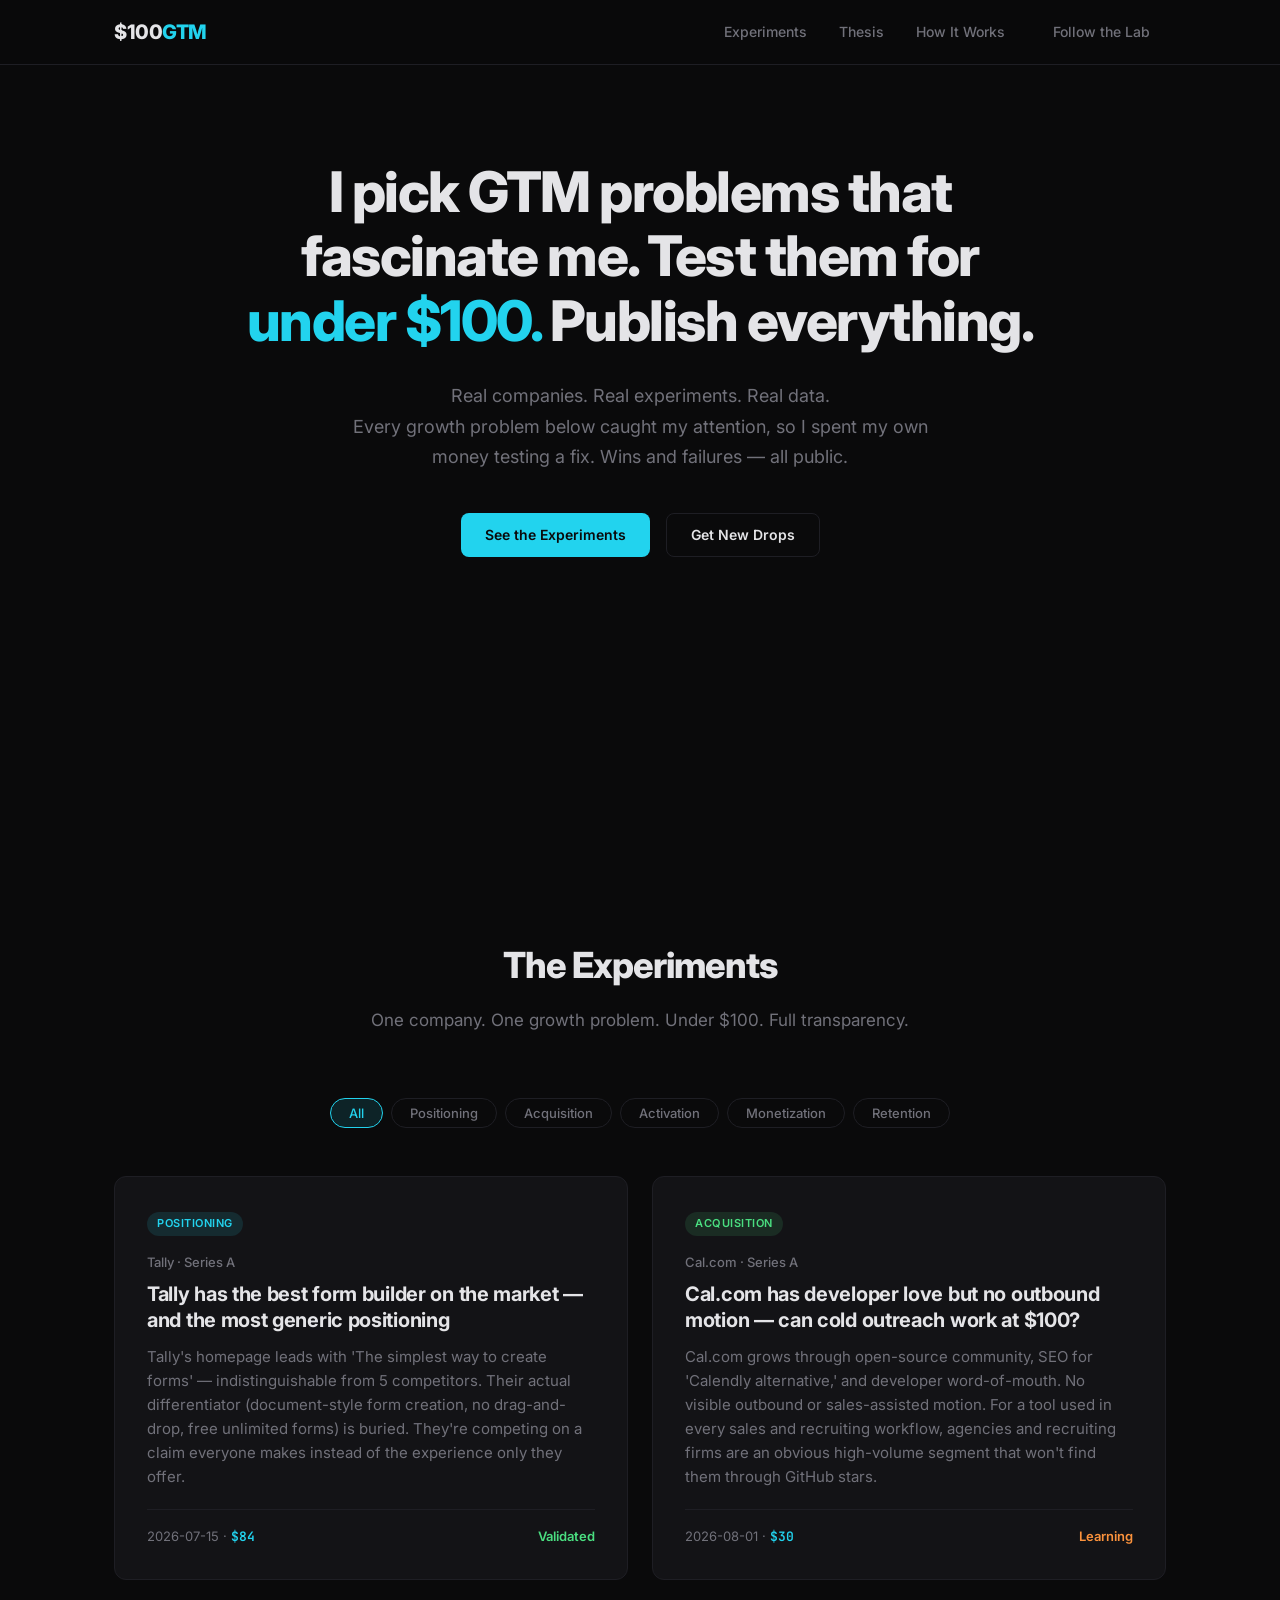
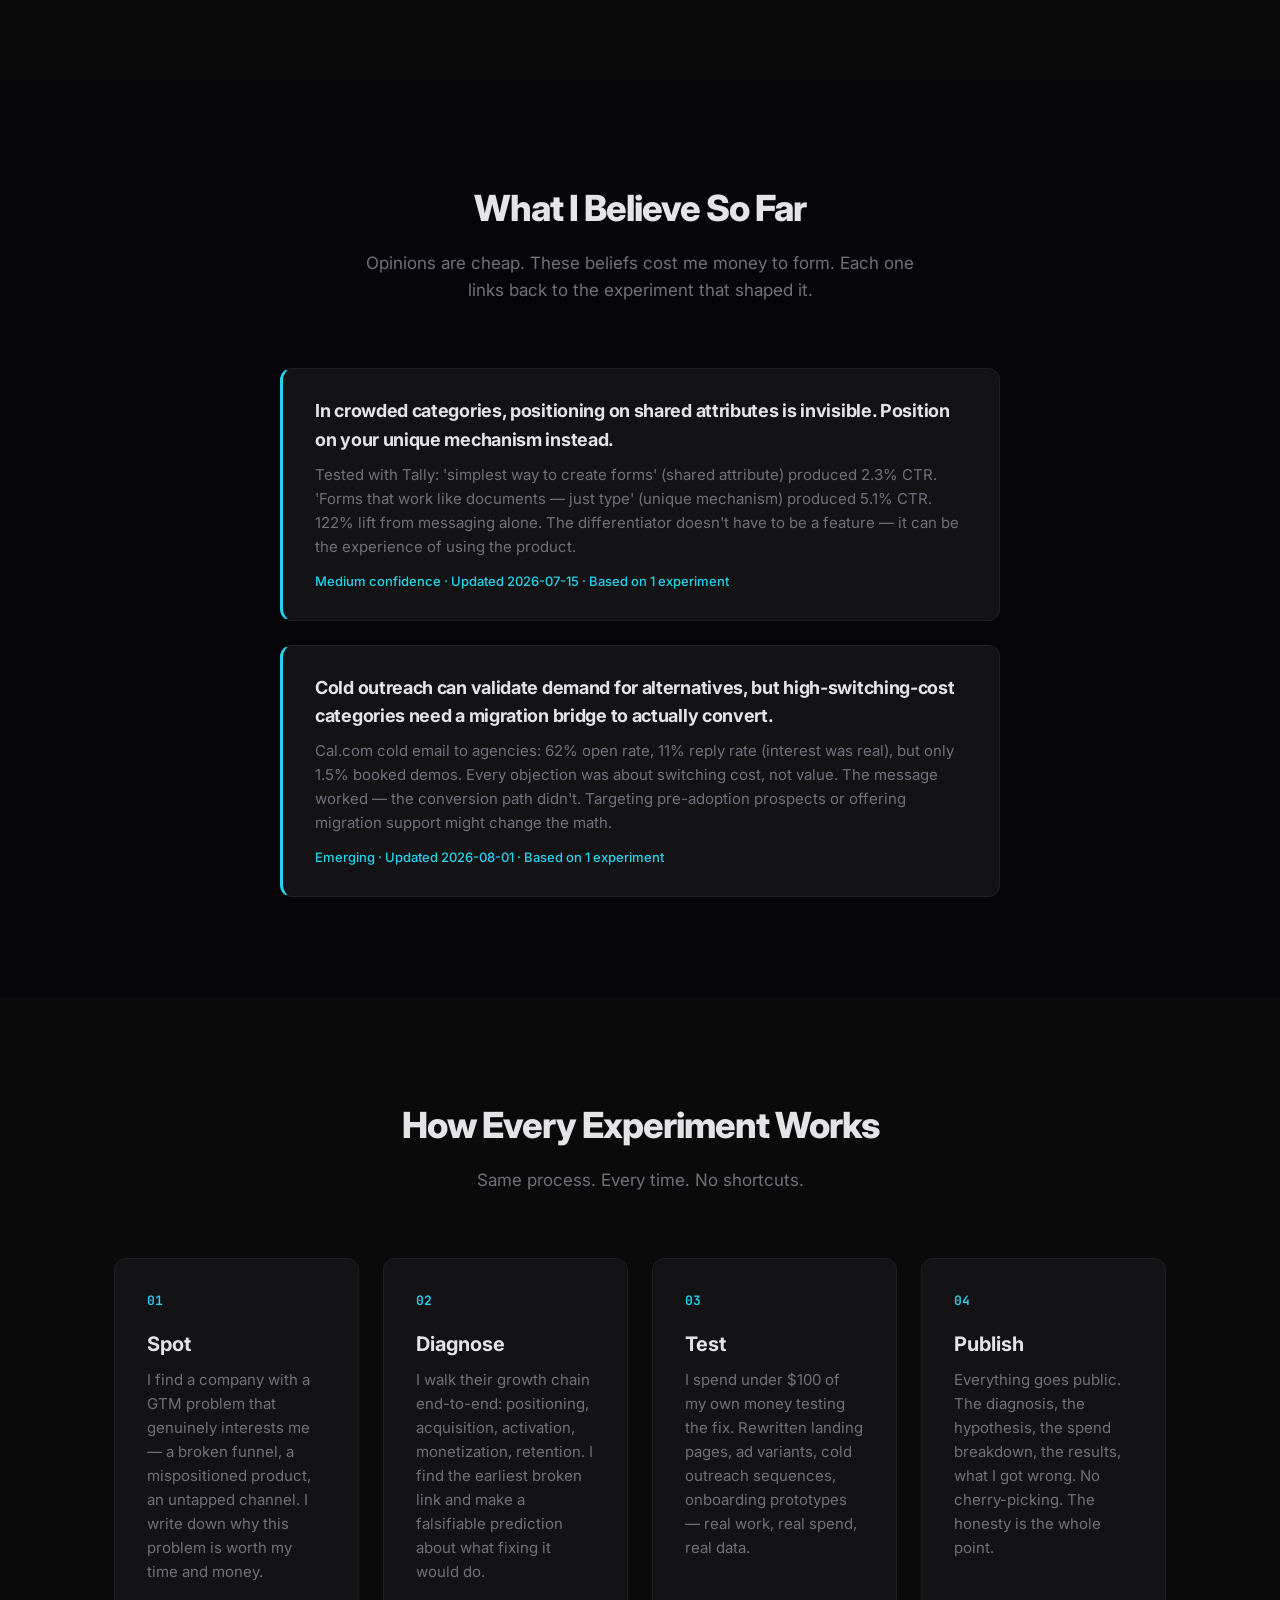
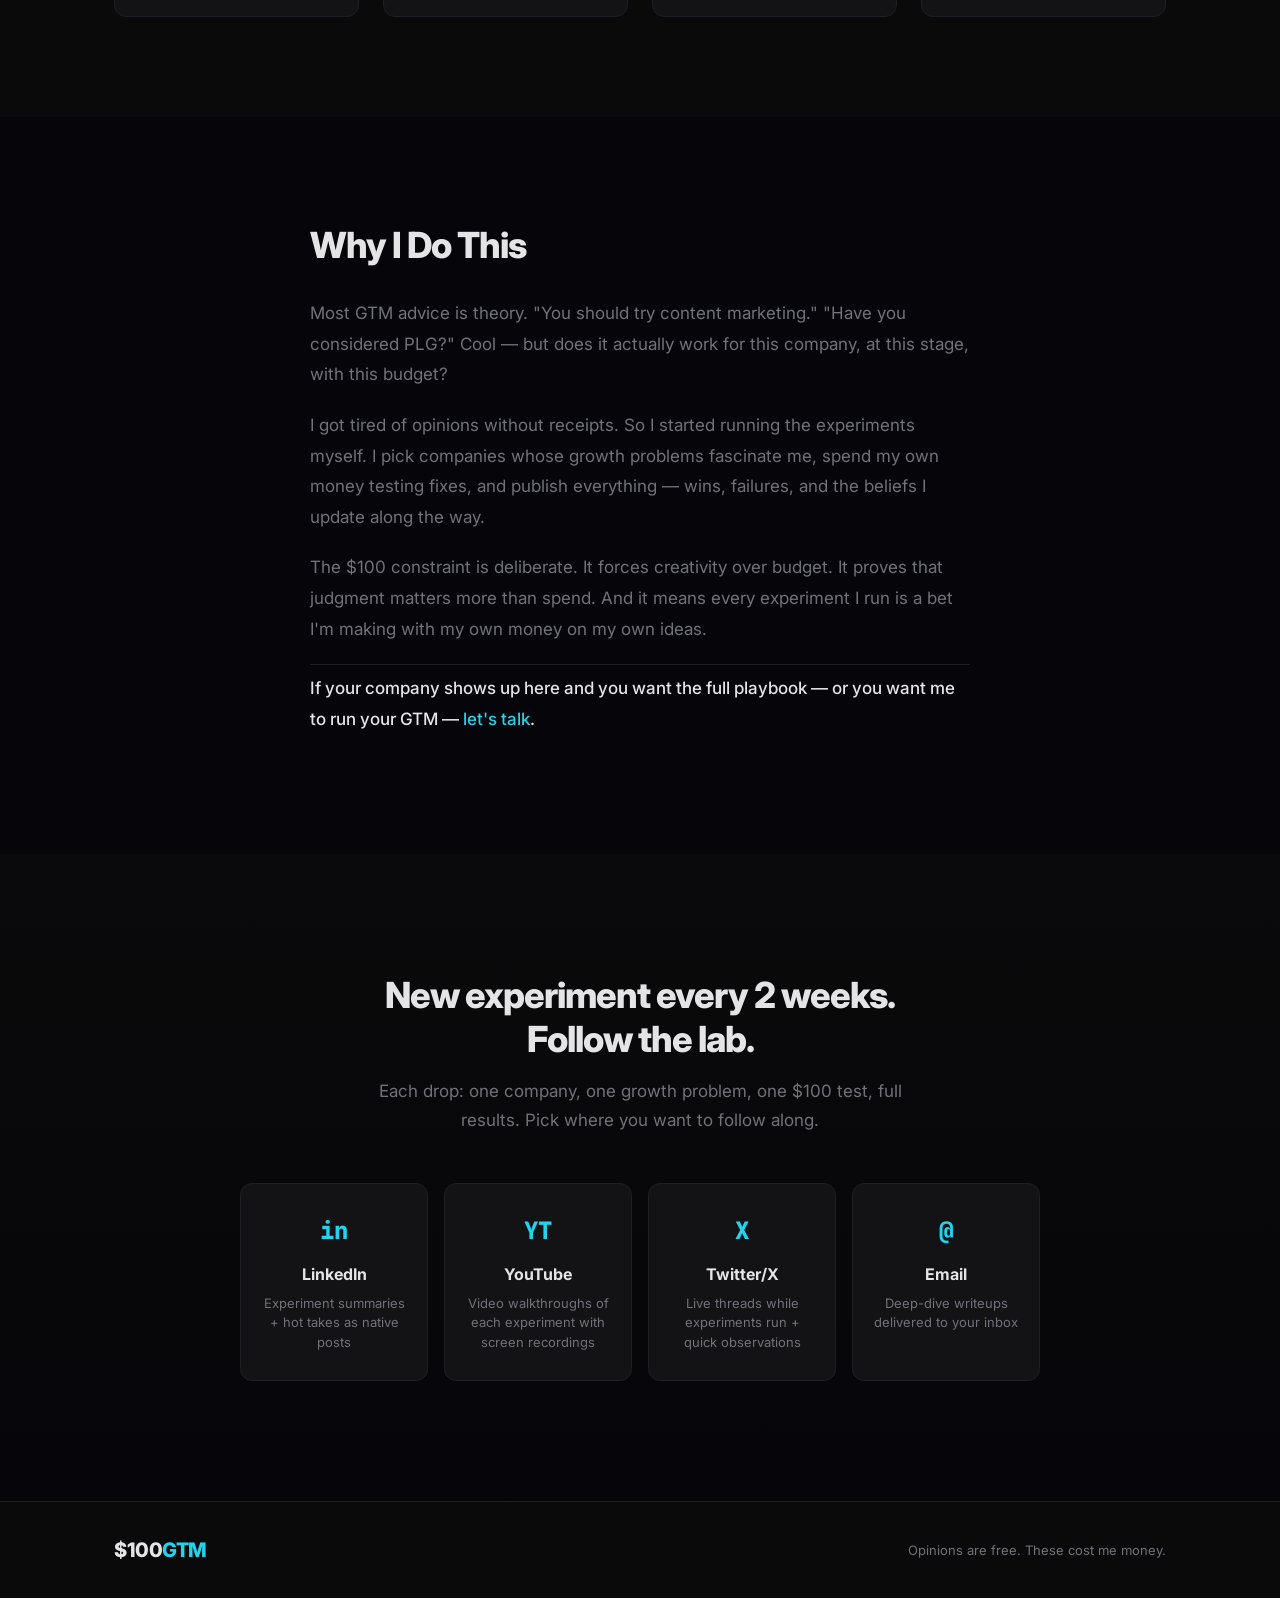
<file: index.html>
<!DOCTYPE html>
<html lang="en">
<head>
    <meta charset="UTF-8">
    <meta name="viewport" content="width=device-width, initial-scale=1.0">
    <title>$100 GTM Experiments | Aswath Jayavel</title>
    <link href="https://fonts.googleapis.com/css2?family=Inter:wght@400;500;600;700;800&family=JetBrains+Mono:wght@400;500&display=swap" rel="stylesheet">
    <link rel="stylesheet" href="styles.css">
</head>
<body>

    <!-- Nav -->
    <nav class="nav">
        <div class="container nav-inner">
            <a href="/" class="logo">$100<span class="logo-accent">GTM</span></a>
            <div class="nav-links">
                <a href="#experiments">Experiments</a>
                <a href="#thesis">Thesis</a>
                <a href="#how">How It Works</a>
                <a href="#subscribe" class="btn btn-sm">Follow the Lab</a>
            </div>
            <button class="mobile-toggle" aria-label="Menu">
                <span></span><span></span><span></span>
            </button>
        </div>
    </nav>

    <!-- Hero -->
    <header class="hero">
        <div class="container">
            <h1>I pick GTM problems that<br>fascinate me. Test them for<br><span class="text-accent">under $100.</span> Publish everything.</h1>
            <p class="hero-sub">
                Real companies. Real experiments. Real data.<br>
                Every growth problem below caught my attention, so I spent
                my own money testing a fix. Wins and failures — all public.
            </p>
            <div class="hero-cta">
                <a href="#experiments" class="btn btn-primary">See the Experiments</a>
                <a href="#subscribe" class="btn btn-outline">Get New Drops</a>
            </div>
        </div>
    </header>

    <!-- Current Experiment (shows when there's a live one) -->
    <section id="current" class="section section-current">
        <div class="container">
            <div class="current-banner" id="current-experiment">
                <!-- Rendered from data.js if a campaign has outcome: "live" -->
            </div>
        </div>
    </section>

    <!-- Experiments -->
    <section id="experiments" class="section">
        <div class="container">
            <div class="section-header">
                <h2>The Experiments</h2>
                <p>One company. One growth problem. Under $100. Full transparency.</p>
            </div>

            <div class="filter-bar">
                <button class="filter-btn active" data-filter="all">All</button>
                <button class="filter-btn" data-filter="positioning">Positioning</button>
                <button class="filter-btn" data-filter="acquisition">Acquisition</button>
                <button class="filter-btn" data-filter="activation">Activation</button>
                <button class="filter-btn" data-filter="monetization">Monetization</button>
                <button class="filter-btn" data-filter="retention">Retention</button>
            </div>

            <div class="campaigns-grid" id="campaigns-grid">
                <!-- Campaigns loaded from data.js -->
            </div>

            <div class="empty-state" id="empty-campaigns">
                <p>First experiment dropping soon.</p>
                <p class="empty-sub">Follow along — <a href="#subscribe">get notified when it goes live</a>.</p>
            </div>
        </div>
    </section>

    <!-- Thesis -->
    <section id="thesis" class="section section-dark">
        <div class="container">
            <div class="section-header">
                <h2>What I Believe So Far</h2>
                <p>Opinions are cheap. These beliefs cost me money to form. Each one links back to the experiment that shaped it.</p>
            </div>

            <div class="thesis-list" id="thesis-list">
                <!-- Thesis entries loaded from data.js -->
            </div>

            <div class="empty-state" id="empty-thesis">
                <p>Beliefs form after experiments run. Check back soon.</p>
            </div>
        </div>
    </section>

    <!-- How It Works -->
    <section id="how" class="section">
        <div class="container">
            <div class="section-header">
                <h2>How Every Experiment Works</h2>
                <p>Same process. Every time. No shortcuts.</p>
            </div>

            <div class="process-grid">
                <div class="process-step">
                    <div class="step-num">01</div>
                    <h3>Spot</h3>
                    <p>I find a company with a GTM problem that genuinely interests me — a broken funnel, a mispositioned product, an untapped channel. I write down why this problem is worth my time and money.</p>
                </div>
                <div class="process-step">
                    <div class="step-num">02</div>
                    <h3>Diagnose</h3>
                    <p>I walk their growth chain end-to-end: positioning, acquisition, activation, monetization, retention. I find the earliest broken link and make a falsifiable prediction about what fixing it would do.</p>
                </div>
                <div class="process-step">
                    <div class="step-num">03</div>
                    <h3>Test</h3>
                    <p>I spend under $100 of my own money testing the fix. Rewritten landing pages, ad variants, cold outreach sequences, onboarding prototypes — real work, real spend, real data.</p>
                </div>
                <div class="process-step">
                    <div class="step-num">04</div>
                    <h3>Publish</h3>
                    <p>Everything goes public. The diagnosis, the hypothesis, the spend breakdown, the results, what I got wrong. No cherry-picking. The honesty is the whole point.</p>
                </div>
            </div>
        </div>
    </section>

    <!-- About -->
    <section id="about" class="section section-dark">
        <div class="container">
            <div class="about-content">
                <h2>Why I Do This</h2>
                <p>
                    Most GTM advice is theory. "You should try content marketing."
                    "Have you considered PLG?" Cool — but does it actually work for
                    this company, at this stage, with this budget?
                </p>
                <p>
                    I got tired of opinions without receipts. So I started running
                    the experiments myself. I pick companies whose growth problems
                    fascinate me, spend my own money testing fixes, and publish
                    everything — wins, failures, and the beliefs I update along the way.
                </p>
                <p>
                    The $100 constraint is deliberate. It forces creativity over budget.
                    It proves that judgment matters more than spend. And it means every
                    experiment I run is a bet I'm making with my own money on my own ideas.
                </p>
                <p class="about-cta-text">
                    If your company shows up here and you want the full playbook —
                    or you want me to run your GTM — <a href="mailto:aswathofficial1505@gmail.com">let's talk</a>.
                </p>
            </div>
        </div>
    </section>

    <!-- Subscribe / Follow -->
    <section id="subscribe" class="section section-cta">
        <div class="container">
            <h2>New experiment every 2 weeks.<br>Follow the lab.</h2>
            <p>Each drop: one company, one growth problem, one $100 test, full results.
               Pick where you want to follow along.</p>
            <div class="channel-grid">
                <a href="https://linkedin.com/in/yourprofile" target="_blank" class="channel-card">
                    <div class="channel-icon">in</div>
                    <div class="channel-name">LinkedIn</div>
                    <div class="channel-desc">Experiment summaries + hot takes as native posts</div>
                </a>
                <a href="https://youtube.com/@yourhandle" target="_blank" class="channel-card">
                    <div class="channel-icon">YT</div>
                    <div class="channel-name">YouTube</div>
                    <div class="channel-desc">Video walkthroughs of each experiment with screen recordings</div>
                </a>
                <a href="https://twitter.com/yourhandle" target="_blank" class="channel-card">
                    <div class="channel-icon">X</div>
                    <div class="channel-name">Twitter/X</div>
                    <div class="channel-desc">Live threads while experiments run + quick observations</div>
                </a>
                <a href="mailto:aswathofficial1505@gmail.com" class="channel-card">
                    <div class="channel-icon">@</div>
                    <div class="channel-name">Email</div>
                    <div class="channel-desc">Deep-dive writeups delivered to your inbox</div>
                </a>
            </div>
        </div>
    </section>

    <!-- Footer -->
    <footer class="footer">
        <div class="container footer-inner">
            <span class="logo">$100<span class="logo-accent">GTM</span></span>
            <span class="footer-note">Opinions are free. These cost me money.</span>
        </div>
    </footer>

    <script src="data.js"></script>
    <script src="app.js"></script>
</body>
</html>
</file>
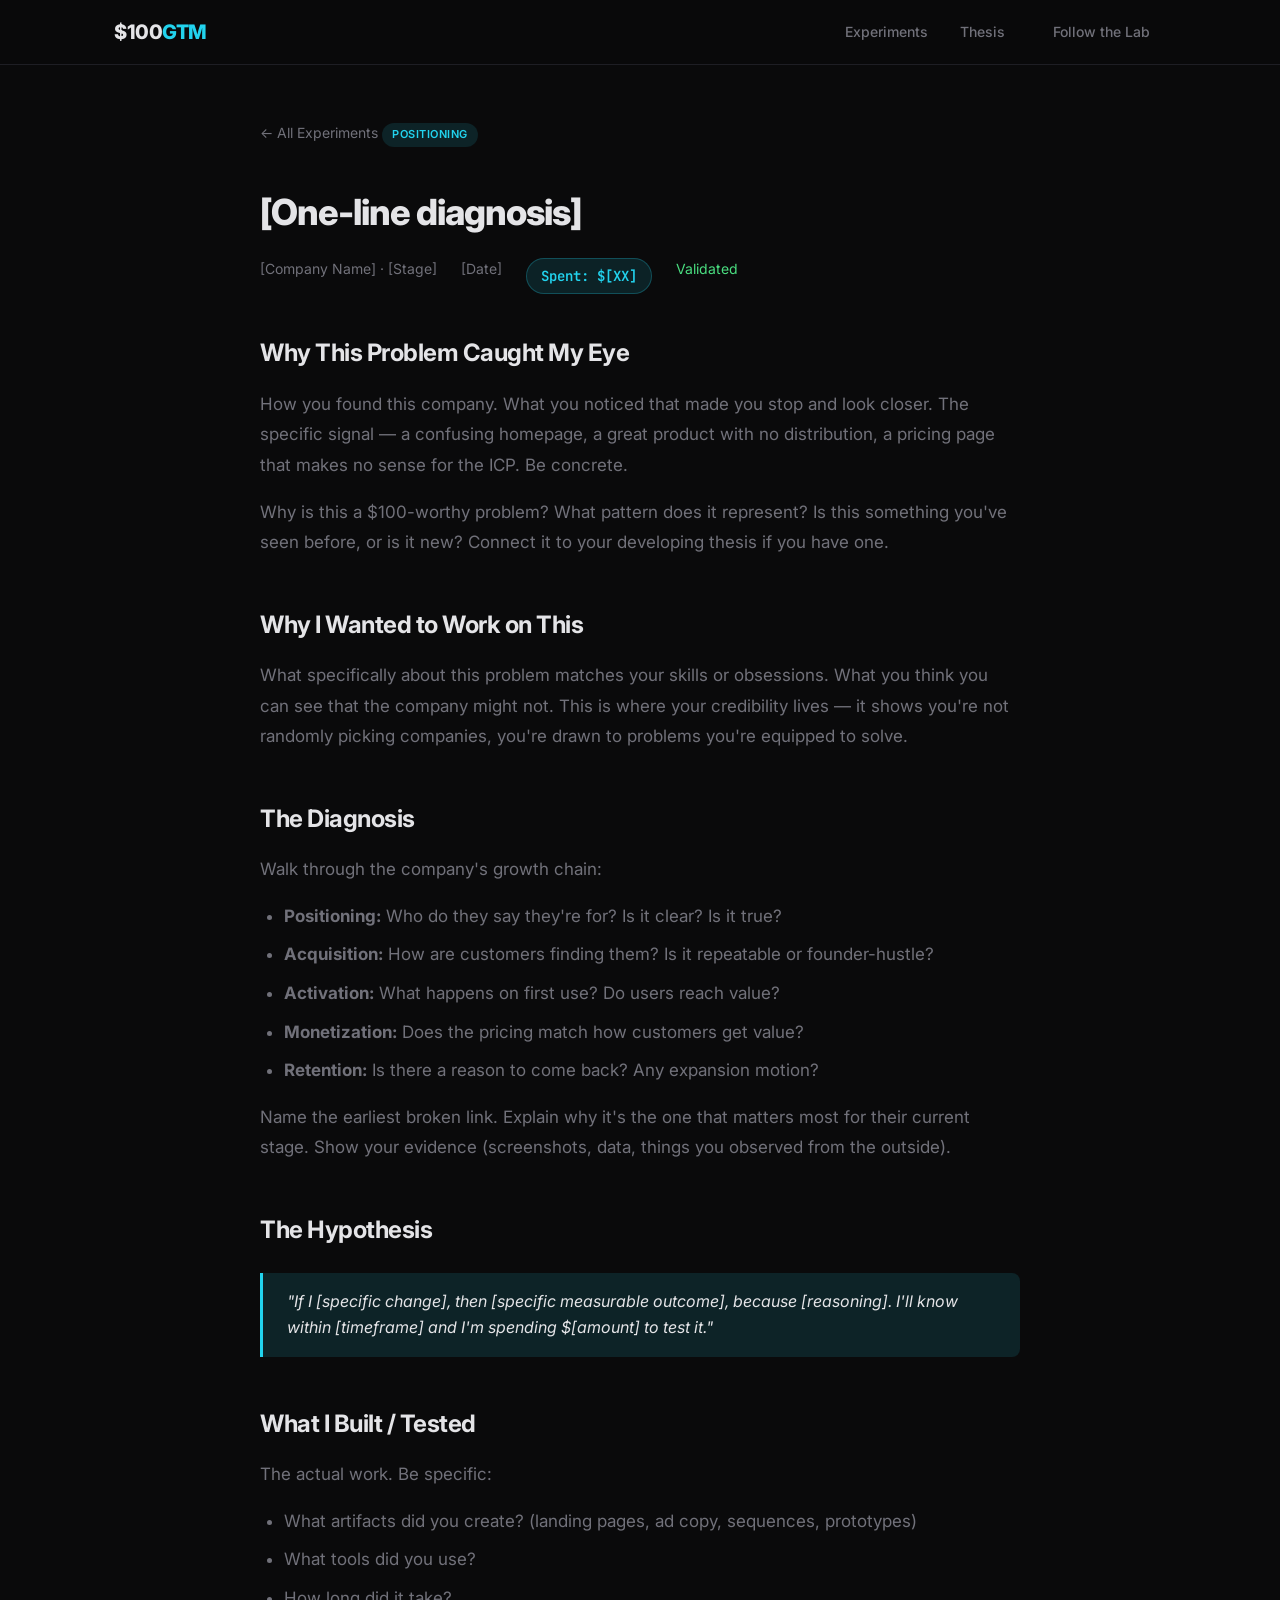
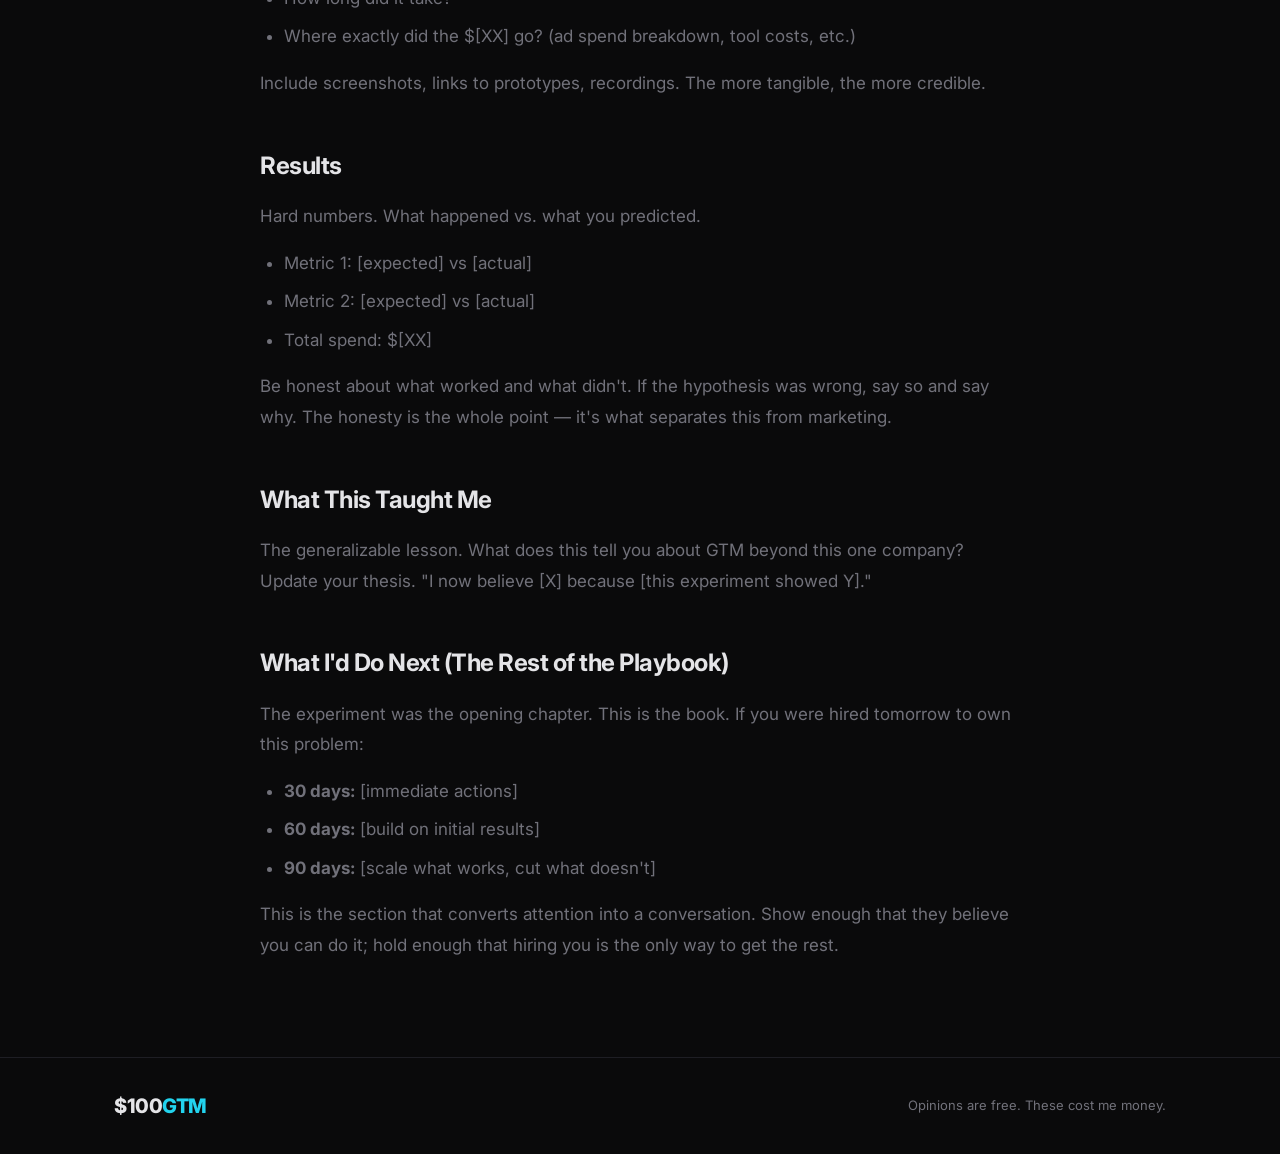
<file: campaign-template.html>
<!DOCTYPE html>
<html lang="en">
<head>
    <meta charset="UTF-8">
    <meta name="viewport" content="width=device-width, initial-scale=1.0">
    <title>[Company]: [Diagnosis] | $100 GTM</title>
    <link href="https://fonts.googleapis.com/css2?family=Inter:wght@400;500;600;700;800&family=JetBrains+Mono:wght@400;500&display=swap" rel="stylesheet">
    <link rel="stylesheet" href="styles.css">
</head>
<body>

    <nav class="nav">
        <div class="container nav-inner">
            <a href="/" class="logo">$100<span class="logo-accent">GTM</span></a>
            <div class="nav-links">
                <a href="/#experiments">Experiments</a>
                <a href="/#thesis">Thesis</a>
                <a href="/#subscribe" class="btn btn-sm">Follow the Lab</a>
            </div>
        </div>
    </nav>

    <div class="container">
        <article class="campaign-detail">
            <a href="/" class="back-link">&larr; All Experiments</a>

            <!--
            =============================================
            FILL IN EACH SECTION BELOW FOR YOUR EXPERIMENT.
            Delete the placeholder text. Keep the structure.
            =============================================
            -->

            <span class="card-tag tag-positioning">Positioning</span>
            <h1>[One-line diagnosis]</h1>

            <div class="detail-meta">
                <span>[Company Name] &middot; [Stage]</span>
                <span>[Date]</span>
                <span class="spend-badge">Spent: $[XX]</span>
                <span class="outcome-win">Validated</span>
            </div>

            <div class="detail-body">

                <!-- ======================================= -->
                <!-- PART 1: WHY THIS PROBLEM (The Hook)     -->
                <!-- This is what makes people care BEFORE    -->
                <!-- they see the result. It's the story.     -->
                <!-- ======================================= -->

                <h2>Why This Problem Caught My Eye</h2>
                <p>
                    How you found this company. What you noticed that made you
                    stop and look closer. The specific signal — a confusing homepage,
                    a great product with no distribution, a pricing page that makes
                    no sense for the ICP. Be concrete.
                </p>
                <p>
                    Why is this a $100-worthy problem? What pattern does it
                    represent? Is this something you've seen before, or is it new?
                    Connect it to your developing thesis if you have one.
                </p>

                <h2>Why I Wanted to Work on This</h2>
                <p>
                    What specifically about this problem matches your skills or
                    obsessions. What you think you can see that the company
                    might not. This is where your credibility lives — it shows
                    you're not randomly picking companies, you're drawn to problems
                    you're equipped to solve.
                </p>

                <!-- ======================================= -->
                <!-- PART 2: THE DIAGNOSIS                    -->
                <!-- ======================================= -->

                <h2>The Diagnosis</h2>
                <p>
                    Walk through the company's growth chain:
                </p>
                <ul>
                    <li><strong>Positioning:</strong> Who do they say they're for? Is it clear? Is it true?</li>
                    <li><strong>Acquisition:</strong> How are customers finding them? Is it repeatable or founder-hustle?</li>
                    <li><strong>Activation:</strong> What happens on first use? Do users reach value?</li>
                    <li><strong>Monetization:</strong> Does the pricing match how customers get value?</li>
                    <li><strong>Retention:</strong> Is there a reason to come back? Any expansion motion?</li>
                </ul>
                <p>
                    Name the earliest broken link. Explain why it's the one
                    that matters most for their current stage. Show your evidence
                    (screenshots, data, things you observed from the outside).
                </p>

                <!-- ======================================= -->
                <!-- PART 3: THE EXPERIMENT                   -->
                <!-- ======================================= -->

                <h2>The Hypothesis</h2>
                <blockquote>
                    "If I [specific change], then [specific measurable outcome],
                    because [reasoning]. I'll know within [timeframe] and
                    I'm spending $[amount] to test it."
                </blockquote>

                <h2>What I Built / Tested</h2>
                <p>
                    The actual work. Be specific:
                </p>
                <ul>
                    <li>What artifacts did you create? (landing pages, ad copy, sequences, prototypes)</li>
                    <li>What tools did you use?</li>
                    <li>How long did it take?</li>
                    <li>Where exactly did the $[XX] go? (ad spend breakdown, tool costs, etc.)</li>
                </ul>
                <p>
                    Include screenshots, links to prototypes, recordings.
                    The more tangible, the more credible.
                </p>

                <h2>Results</h2>
                <p>
                    Hard numbers. What happened vs. what you predicted.
                </p>
                <ul>
                    <li>Metric 1: [expected] vs [actual]</li>
                    <li>Metric 2: [expected] vs [actual]</li>
                    <li>Total spend: $[XX]</li>
                </ul>
                <p>
                    Be honest about what worked and what didn't. If the
                    hypothesis was wrong, say so and say why. The honesty
                    is the whole point — it's what separates this from marketing.
                </p>

                <!-- ======================================= -->
                <!-- PART 4: WHAT IT MEANS                    -->
                <!-- ======================================= -->

                <h2>What This Taught Me</h2>
                <p>
                    The generalizable lesson. What does this tell you about
                    GTM beyond this one company? Update your thesis.
                    "I now believe [X] because [this experiment showed Y]."
                </p>

                <h2>What I'd Do Next (The Rest of the Playbook)</h2>
                <p>
                    The experiment was the opening chapter. This is the book.
                    If you were hired tomorrow to own this problem:
                </p>
                <ul>
                    <li><strong>30 days:</strong> [immediate actions]</li>
                    <li><strong>60 days:</strong> [build on initial results]</li>
                    <li><strong>90 days:</strong> [scale what works, cut what doesn't]</li>
                </ul>
                <p>
                    This is the section that converts attention into a conversation.
                    Show enough that they believe you can do it; hold enough
                    that hiring you is the only way to get the rest.
                </p>

            </div>
        </article>
    </div>

    <footer class="footer">
        <div class="container footer-inner">
            <span class="logo">$100<span class="logo-accent">GTM</span></span>
            <span class="footer-note">Opinions are free. These cost me money.</span>
        </div>
    </footer>

</body>
</html>
</file>
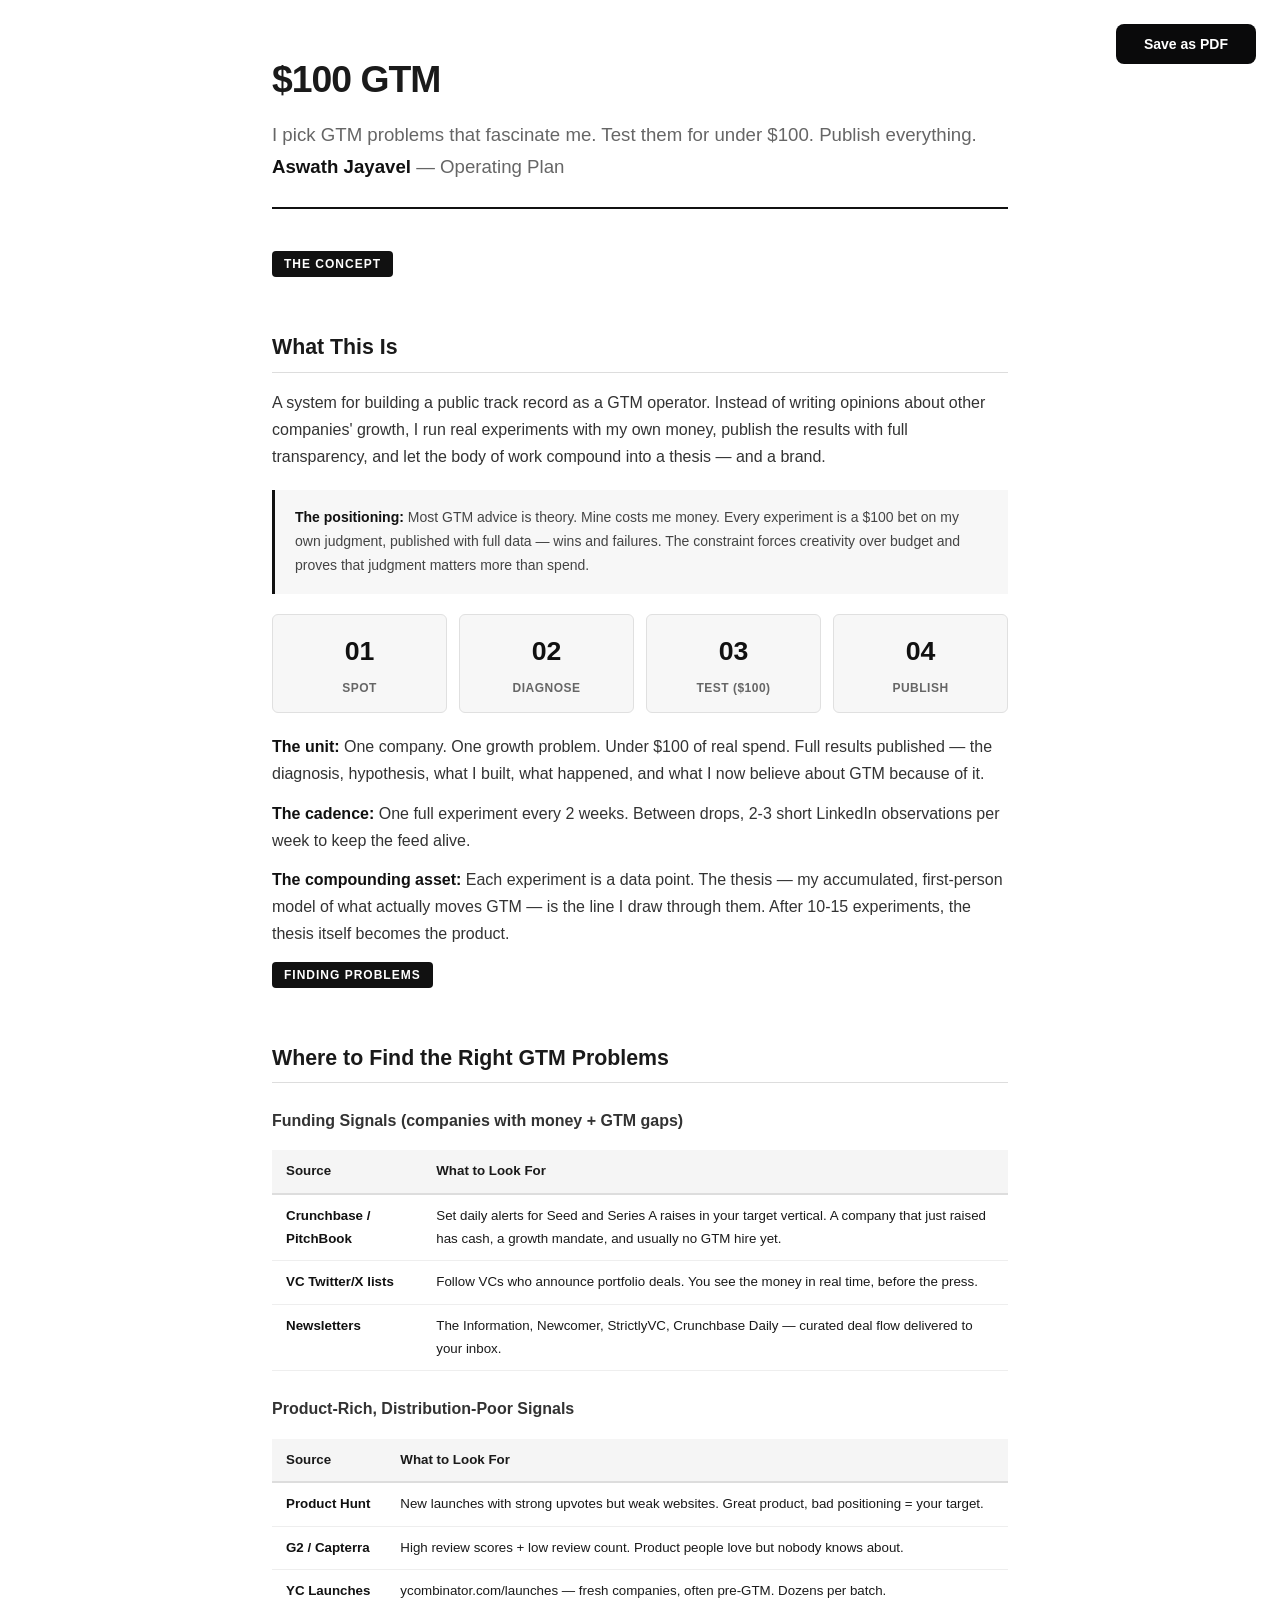
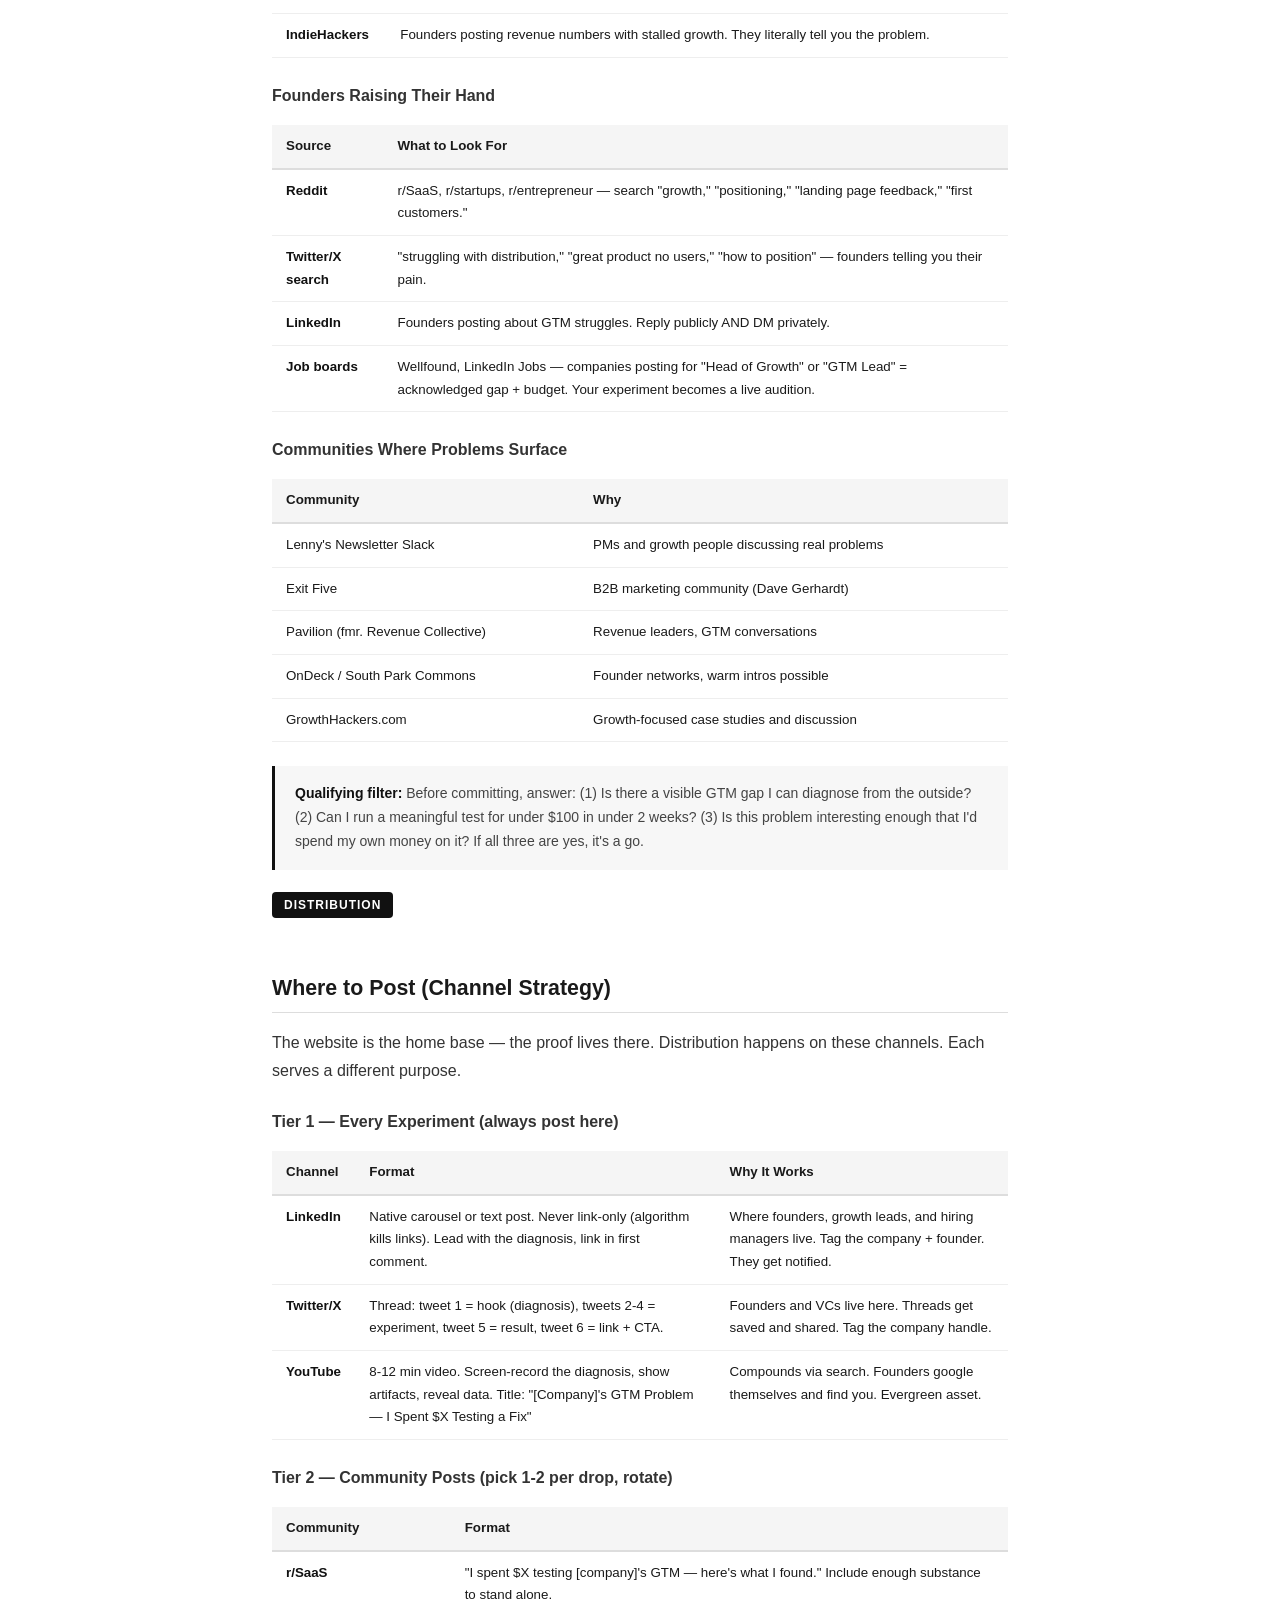
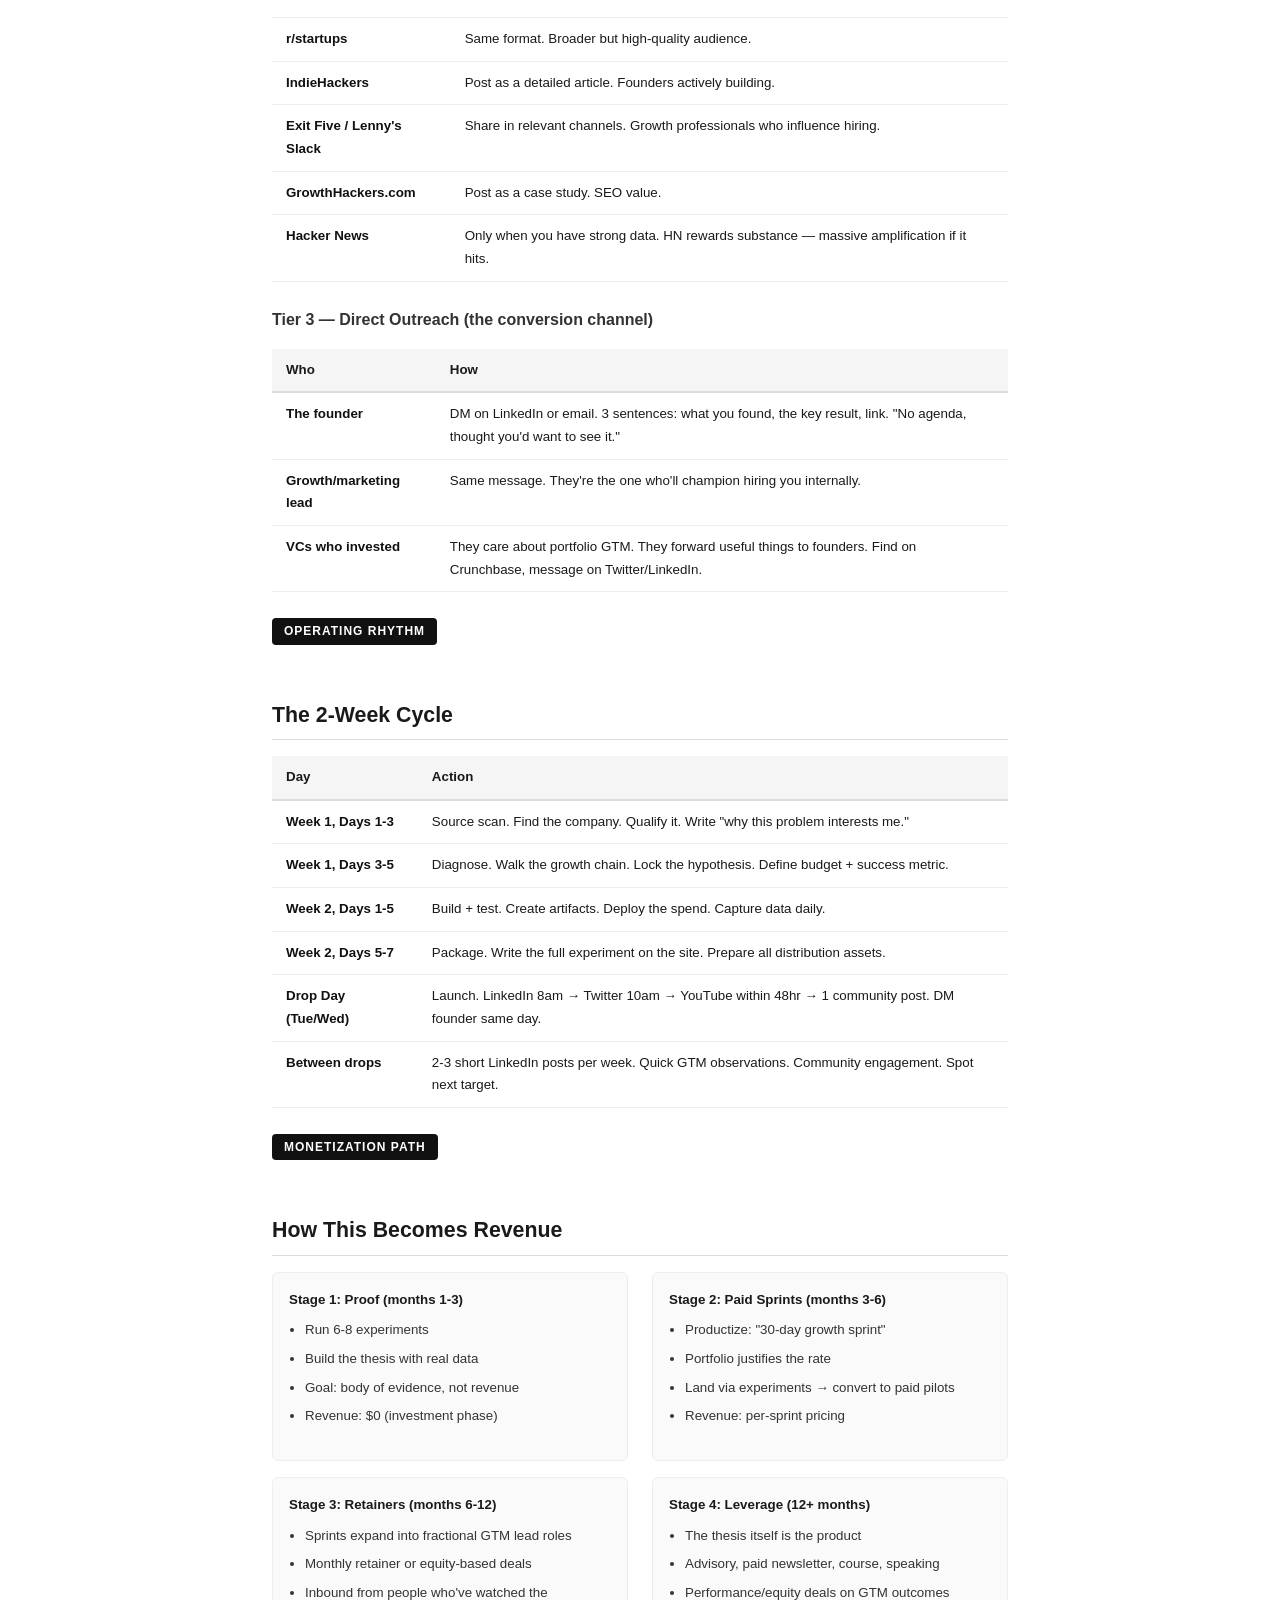
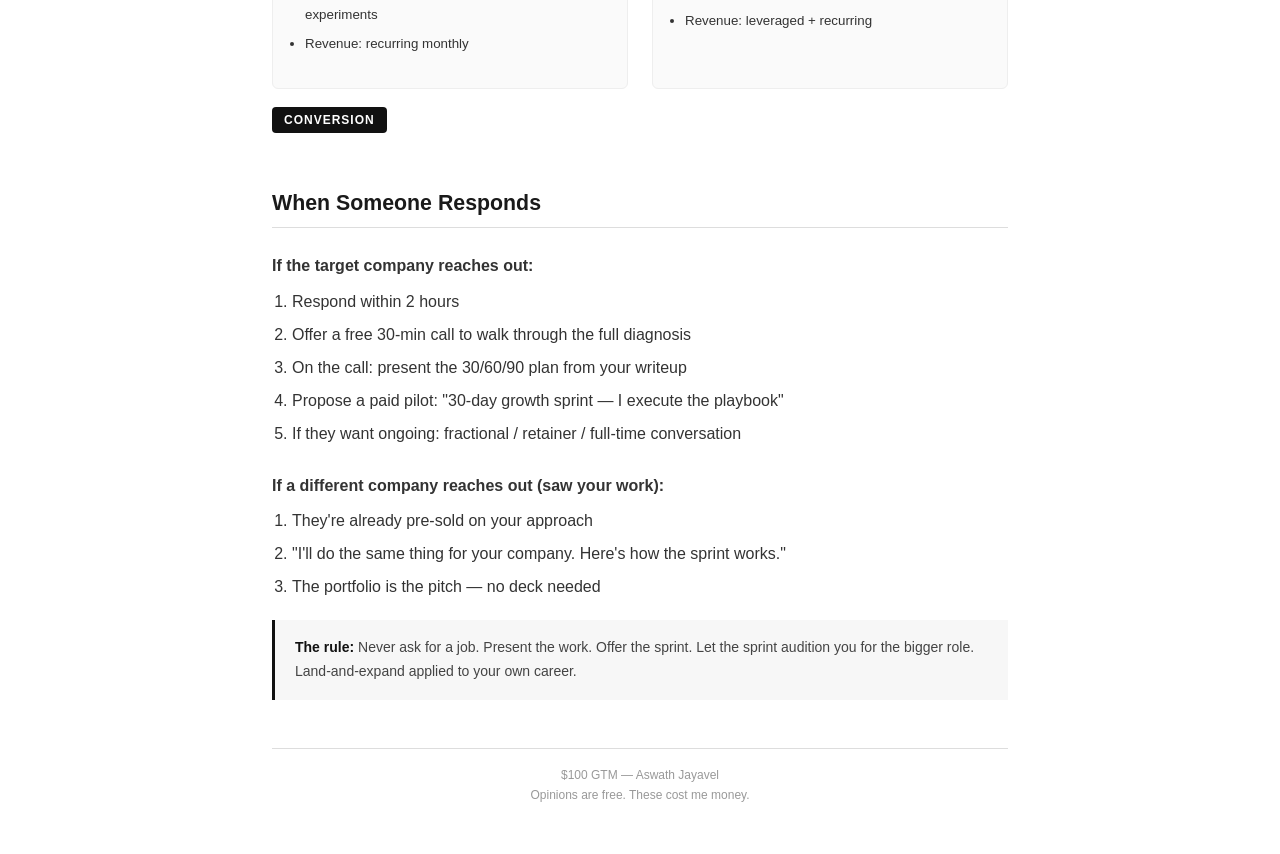
<file: plan.html>
<!DOCTYPE html>
<html lang="en">
<head>
    <meta charset="UTF-8">
    <meta name="viewport" content="width=device-width, initial-scale=1.0">
    <title>$100 GTM — The Plan</title>
    <style>
        @media print {
            body { font-size: 11pt; }
            .no-print { display: none; }
            .page-break { page-break-before: always; }
            table { page-break-inside: avoid; }
            h2 { page-break-after: avoid; }
        }

        * { margin: 0; padding: 0; box-sizing: border-box; }

        body {
            font-family: 'Segoe UI', -apple-system, sans-serif;
            color: #1a1a1a;
            line-height: 1.7;
            max-width: 800px;
            margin: 0 auto;
            padding: 48px 32px;
            background: #fff;
        }

        .print-btn {
            position: fixed;
            top: 24px;
            right: 24px;
            padding: 12px 28px;
            background: #0a0a0b;
            color: #fff;
            border: none;
            border-radius: 8px;
            font-size: 14px;
            font-weight: 600;
            cursor: pointer;
            font-family: inherit;
        }
        .print-btn:hover { background: #333; }

        h1 {
            font-size: 28pt;
            font-weight: 800;
            letter-spacing: -1px;
            margin-bottom: 8px;
        }

        .subtitle {
            font-size: 14pt;
            color: #666;
            margin-bottom: 40px;
            padding-bottom: 24px;
            border-bottom: 2px solid #111;
        }

        h2 {
            font-size: 16pt;
            font-weight: 700;
            margin: 40px 0 16px;
            padding-bottom: 6px;
            border-bottom: 1px solid #ddd;
        }

        h3 {
            font-size: 12pt;
            font-weight: 700;
            margin: 24px 0 8px;
            color: #333;
        }

        p {
            margin-bottom: 12px;
            color: #333;
        }

        strong { color: #111; }

        ul, ol {
            margin: 0 0 16px 20px;
            color: #333;
        }
        li { margin-bottom: 6px; }

        table {
            width: 100%;
            border-collapse: collapse;
            margin: 16px 0 24px;
            font-size: 10pt;
        }
        th {
            text-align: left;
            background: #f5f5f5;
            padding: 10px 14px;
            font-weight: 700;
            border-bottom: 2px solid #ddd;
        }
        td {
            padding: 10px 14px;
            border-bottom: 1px solid #eee;
            vertical-align: top;
        }

        .callout {
            background: #f7f7f7;
            border-left: 3px solid #111;
            padding: 16px 20px;
            margin: 20px 0;
            font-size: 10.5pt;
        }
        .callout p { margin-bottom: 0; color: #444; }

        .section-label {
            display: inline-block;
            background: #111;
            color: #fff;
            padding: 3px 12px;
            border-radius: 4px;
            font-size: 9pt;
            font-weight: 700;
            text-transform: uppercase;
            letter-spacing: 1px;
            margin-bottom: 12px;
        }

        .two-col {
            display: grid;
            grid-template-columns: 1fr 1fr;
            gap: 24px;
            margin: 16px 0;
        }
        .two-col div {
            background: #fafafa;
            padding: 16px;
            border-radius: 6px;
            border: 1px solid #eee;
        }
        .two-col h4 {
            font-size: 10pt;
            font-weight: 700;
            margin-bottom: 8px;
        }
        .two-col ul { font-size: 10pt; margin-left: 16px; }

        .flow {
            display: flex;
            gap: 12px;
            margin: 20px 0;
            flex-wrap: wrap;
        }
        .flow-step {
            flex: 1;
            min-width: 140px;
            background: #f7f7f7;
            border: 1px solid #e0e0e0;
            border-radius: 6px;
            padding: 14px;
            text-align: center;
        }
        .flow-step .num {
            font-size: 20pt;
            font-weight: 800;
            color: #111;
        }
        .flow-step .label {
            font-size: 9pt;
            font-weight: 600;
            text-transform: uppercase;
            letter-spacing: 0.5px;
            color: #666;
            margin-top: 4px;
        }

        .footer-note {
            margin-top: 48px;
            padding-top: 16px;
            border-top: 1px solid #ddd;
            font-size: 9pt;
            color: #999;
            text-align: center;
        }
    </style>
</head>
<body>

    <button class="print-btn no-print" onclick="window.print()">Save as PDF</button>

    <h1>$100 GTM</h1>
    <div class="subtitle">
        I pick GTM problems that fascinate me. Test them for under $100. Publish everything.<br>
        <strong>Aswath Jayavel</strong> — Operating Plan
    </div>

    <!-- ============================================ -->
    <!-- THE CONCEPT                                   -->
    <!-- ============================================ -->

    <span class="section-label">The Concept</span>
    <h2>What This Is</h2>
    <p>
        A system for building a public track record as a GTM operator. Instead of writing opinions
        about other companies' growth, I run real experiments with my own money, publish the results
        with full transparency, and let the body of work compound into a thesis — and a brand.
    </p>

    <div class="callout">
        <p><strong>The positioning:</strong> Most GTM advice is theory. Mine costs me money. Every experiment
        is a $100 bet on my own judgment, published with full data — wins and failures. The constraint
        forces creativity over budget and proves that judgment matters more than spend.</p>
    </div>

    <div class="flow">
        <div class="flow-step"><div class="num">01</div><div class="label">Spot</div></div>
        <div class="flow-step"><div class="num">02</div><div class="label">Diagnose</div></div>
        <div class="flow-step"><div class="num">03</div><div class="label">Test ($100)</div></div>
        <div class="flow-step"><div class="num">04</div><div class="label">Publish</div></div>
    </div>

    <p>
        <strong>The unit:</strong> One company. One growth problem. Under $100 of real spend. Full results published — the diagnosis,
        hypothesis, what I built, what happened, and what I now believe about GTM because of it.
    </p>
    <p>
        <strong>The cadence:</strong> One full experiment every 2 weeks. Between drops, 2-3 short LinkedIn observations per week to keep the feed alive.
    </p>
    <p>
        <strong>The compounding asset:</strong> Each experiment is a data point. The thesis — my accumulated, first-person model of what actually moves GTM — is the line I draw through them. After 10-15 experiments, the thesis itself becomes the product.
    </p>

    <!-- ============================================ -->
    <!-- WHERE TO FIND PROBLEMS                        -->
    <!-- ============================================ -->

    <div class="page-break"></div>
    <span class="section-label">Finding Problems</span>
    <h2>Where to Find the Right GTM Problems</h2>

    <h3>Funding Signals (companies with money + GTM gaps)</h3>
    <table>
        <tr><th>Source</th><th>What to Look For</th></tr>
        <tr><td><strong>Crunchbase / PitchBook</strong></td><td>Set daily alerts for Seed and Series A raises in your target vertical. A company that just raised has cash, a growth mandate, and usually no GTM hire yet.</td></tr>
        <tr><td><strong>VC Twitter/X lists</strong></td><td>Follow VCs who announce portfolio deals. You see the money in real time, before the press.</td></tr>
        <tr><td><strong>Newsletters</strong></td><td>The Information, Newcomer, StrictlyVC, Crunchbase Daily — curated deal flow delivered to your inbox.</td></tr>
    </table>

    <h3>Product-Rich, Distribution-Poor Signals</h3>
    <table>
        <tr><th>Source</th><th>What to Look For</th></tr>
        <tr><td><strong>Product Hunt</strong></td><td>New launches with strong upvotes but weak websites. Great product, bad positioning = your target.</td></tr>
        <tr><td><strong>G2 / Capterra</strong></td><td>High review scores + low review count. Product people love but nobody knows about.</td></tr>
        <tr><td><strong>YC Launches</strong></td><td>ycombinator.com/launches — fresh companies, often pre-GTM. Dozens per batch.</td></tr>
        <tr><td><strong>IndieHackers</strong></td><td>Founders posting revenue numbers with stalled growth. They literally tell you the problem.</td></tr>
    </table>

    <h3>Founders Raising Their Hand</h3>
    <table>
        <tr><th>Source</th><th>What to Look For</th></tr>
        <tr><td><strong>Reddit</strong></td><td>r/SaaS, r/startups, r/entrepreneur — search "growth," "positioning," "landing page feedback," "first customers."</td></tr>
        <tr><td><strong>Twitter/X search</strong></td><td>"struggling with distribution," "great product no users," "how to position" — founders telling you their pain.</td></tr>
        <tr><td><strong>LinkedIn</strong></td><td>Founders posting about GTM struggles. Reply publicly AND DM privately.</td></tr>
        <tr><td><strong>Job boards</strong></td><td>Wellfound, LinkedIn Jobs — companies posting for "Head of Growth" or "GTM Lead" = acknowledged gap + budget. Your experiment becomes a live audition.</td></tr>
    </table>

    <h3>Communities Where Problems Surface</h3>
    <table>
        <tr><th>Community</th><th>Why</th></tr>
        <tr><td>Lenny's Newsletter Slack</td><td>PMs and growth people discussing real problems</td></tr>
        <tr><td>Exit Five</td><td>B2B marketing community (Dave Gerhardt)</td></tr>
        <tr><td>Pavilion (fmr. Revenue Collective)</td><td>Revenue leaders, GTM conversations</td></tr>
        <tr><td>OnDeck / South Park Commons</td><td>Founder networks, warm intros possible</td></tr>
        <tr><td>GrowthHackers.com</td><td>Growth-focused case studies and discussion</td></tr>
    </table>

    <div class="callout">
        <p><strong>Qualifying filter:</strong> Before committing, answer: (1) Is there a visible GTM gap I can diagnose from the outside?
        (2) Can I run a meaningful test for under $100 in under 2 weeks? (3) Is this problem interesting enough that I'd spend my own money on it?
        If all three are yes, it's a go.</p>
    </div>

    <!-- ============================================ -->
    <!-- DISTRIBUTION                                  -->
    <!-- ============================================ -->

    <div class="page-break"></div>
    <span class="section-label">Distribution</span>
    <h2>Where to Post (Channel Strategy)</h2>

    <p>The website is the home base — the proof lives there. Distribution happens on these channels. Each serves a different purpose.</p>

    <h3>Tier 1 — Every Experiment (always post here)</h3>
    <table>
        <tr><th>Channel</th><th>Format</th><th>Why It Works</th></tr>
        <tr>
            <td><strong>LinkedIn</strong></td>
            <td>Native carousel or text post. Never link-only (algorithm kills links). Lead with the diagnosis, link in first comment.</td>
            <td>Where founders, growth leads, and hiring managers live. Tag the company + founder. They get notified.</td>
        </tr>
        <tr>
            <td><strong>Twitter/X</strong></td>
            <td>Thread: tweet 1 = hook (diagnosis), tweets 2-4 = experiment, tweet 5 = result, tweet 6 = link + CTA.</td>
            <td>Founders and VCs live here. Threads get saved and shared. Tag the company handle.</td>
        </tr>
        <tr>
            <td><strong>YouTube</strong></td>
            <td>8-12 min video. Screen-record the diagnosis, show artifacts, reveal data. Title: "[Company]'s GTM Problem — I Spent $X Testing a Fix"</td>
            <td>Compounds via search. Founders google themselves and find you. Evergreen asset.</td>
        </tr>
    </table>

    <h3>Tier 2 — Community Posts (pick 1-2 per drop, rotate)</h3>
    <table>
        <tr><th>Community</th><th>Format</th></tr>
        <tr><td><strong>r/SaaS</strong></td><td>"I spent $X testing [company]'s GTM — here's what I found." Include enough substance to stand alone.</td></tr>
        <tr><td><strong>r/startups</strong></td><td>Same format. Broader but high-quality audience.</td></tr>
        <tr><td><strong>IndieHackers</strong></td><td>Post as a detailed article. Founders actively building.</td></tr>
        <tr><td><strong>Exit Five / Lenny's Slack</strong></td><td>Share in relevant channels. Growth professionals who influence hiring.</td></tr>
        <tr><td><strong>GrowthHackers.com</strong></td><td>Post as a case study. SEO value.</td></tr>
        <tr><td><strong>Hacker News</strong></td><td>Only when you have strong data. HN rewards substance — massive amplification if it hits.</td></tr>
    </table>

    <h3>Tier 3 — Direct Outreach (the conversion channel)</h3>
    <table>
        <tr><th>Who</th><th>How</th></tr>
        <tr><td><strong>The founder</strong></td><td>DM on LinkedIn or email. 3 sentences: what you found, the key result, link. "No agenda, thought you'd want to see it."</td></tr>
        <tr><td><strong>Growth/marketing lead</strong></td><td>Same message. They're the one who'll champion hiring you internally.</td></tr>
        <tr><td><strong>VCs who invested</strong></td><td>They care about portfolio GTM. They forward useful things to founders. Find on Crunchbase, message on Twitter/LinkedIn.</td></tr>
    </table>

    <!-- ============================================ -->
    <!-- THE RHYTHM                                    -->
    <!-- ============================================ -->

    <div class="page-break"></div>
    <span class="section-label">Operating Rhythm</span>
    <h2>The 2-Week Cycle</h2>

    <table>
        <tr><th>Day</th><th>Action</th></tr>
        <tr><td><strong>Week 1, Days 1-3</strong></td><td>Source scan. Find the company. Qualify it. Write "why this problem interests me."</td></tr>
        <tr><td><strong>Week 1, Days 3-5</strong></td><td>Diagnose. Walk the growth chain. Lock the hypothesis. Define budget + success metric.</td></tr>
        <tr><td><strong>Week 2, Days 1-5</strong></td><td>Build + test. Create artifacts. Deploy the spend. Capture data daily.</td></tr>
        <tr><td><strong>Week 2, Days 5-7</strong></td><td>Package. Write the full experiment on the site. Prepare all distribution assets.</td></tr>
        <tr><td><strong>Drop Day (Tue/Wed)</strong></td><td>Launch. LinkedIn 8am → Twitter 10am → YouTube within 48hr → 1 community post. DM founder same day.</td></tr>
        <tr><td><strong>Between drops</strong></td><td>2-3 short LinkedIn posts per week. Quick GTM observations. Community engagement. Spot next target.</td></tr>
    </table>

    <!-- ============================================ -->
    <!-- MONETIZATION                                  -->
    <!-- ============================================ -->

    <span class="section-label">Monetization Path</span>
    <h2>How This Becomes Revenue</h2>

    <div class="two-col">
        <div>
            <h4>Stage 1: Proof (months 1-3)</h4>
            <ul>
                <li>Run 6-8 experiments</li>
                <li>Build the thesis with real data</li>
                <li>Goal: body of evidence, not revenue</li>
                <li>Revenue: $0 (investment phase)</li>
            </ul>
        </div>
        <div>
            <h4>Stage 2: Paid Sprints (months 3-6)</h4>
            <ul>
                <li>Productize: "30-day growth sprint"</li>
                <li>Portfolio justifies the rate</li>
                <li>Land via experiments → convert to paid pilots</li>
                <li>Revenue: per-sprint pricing</li>
            </ul>
        </div>
    </div>
    <div class="two-col">
        <div>
            <h4>Stage 3: Retainers (months 6-12)</h4>
            <ul>
                <li>Sprints expand into fractional GTM lead roles</li>
                <li>Monthly retainer or equity-based deals</li>
                <li>Inbound from people who've watched the experiments</li>
                <li>Revenue: recurring monthly</li>
            </ul>
        </div>
        <div>
            <h4>Stage 4: Leverage (12+ months)</h4>
            <ul>
                <li>The thesis itself is the product</li>
                <li>Advisory, paid newsletter, course, speaking</li>
                <li>Performance/equity deals on GTM outcomes</li>
                <li>Revenue: leveraged + recurring</li>
            </ul>
        </div>
    </div>

    <!-- ============================================ -->
    <!-- CONVERSION                                    -->
    <!-- ============================================ -->

    <span class="section-label">Conversion</span>
    <h2>When Someone Responds</h2>

    <h3>If the target company reaches out:</h3>
    <ol>
        <li>Respond within 2 hours</li>
        <li>Offer a free 30-min call to walk through the full diagnosis</li>
        <li>On the call: present the 30/60/90 plan from your writeup</li>
        <li>Propose a paid pilot: "30-day growth sprint — I execute the playbook"</li>
        <li>If they want ongoing: fractional / retainer / full-time conversation</li>
    </ol>

    <h3>If a different company reaches out (saw your work):</h3>
    <ol>
        <li>They're already pre-sold on your approach</li>
        <li>"I'll do the same thing for your company. Here's how the sprint works."</li>
        <li>The portfolio is the pitch — no deck needed</li>
    </ol>

    <div class="callout">
        <p><strong>The rule:</strong> Never ask for a job. Present the work. Offer the sprint. Let the sprint audition you for the bigger role. Land-and-expand applied to your own career.</p>
    </div>

    <div class="footer-note">
        $100 GTM — Aswath Jayavel<br>
        Opinions are free. These cost me money.
    </div>

</body>
</html>
</file>
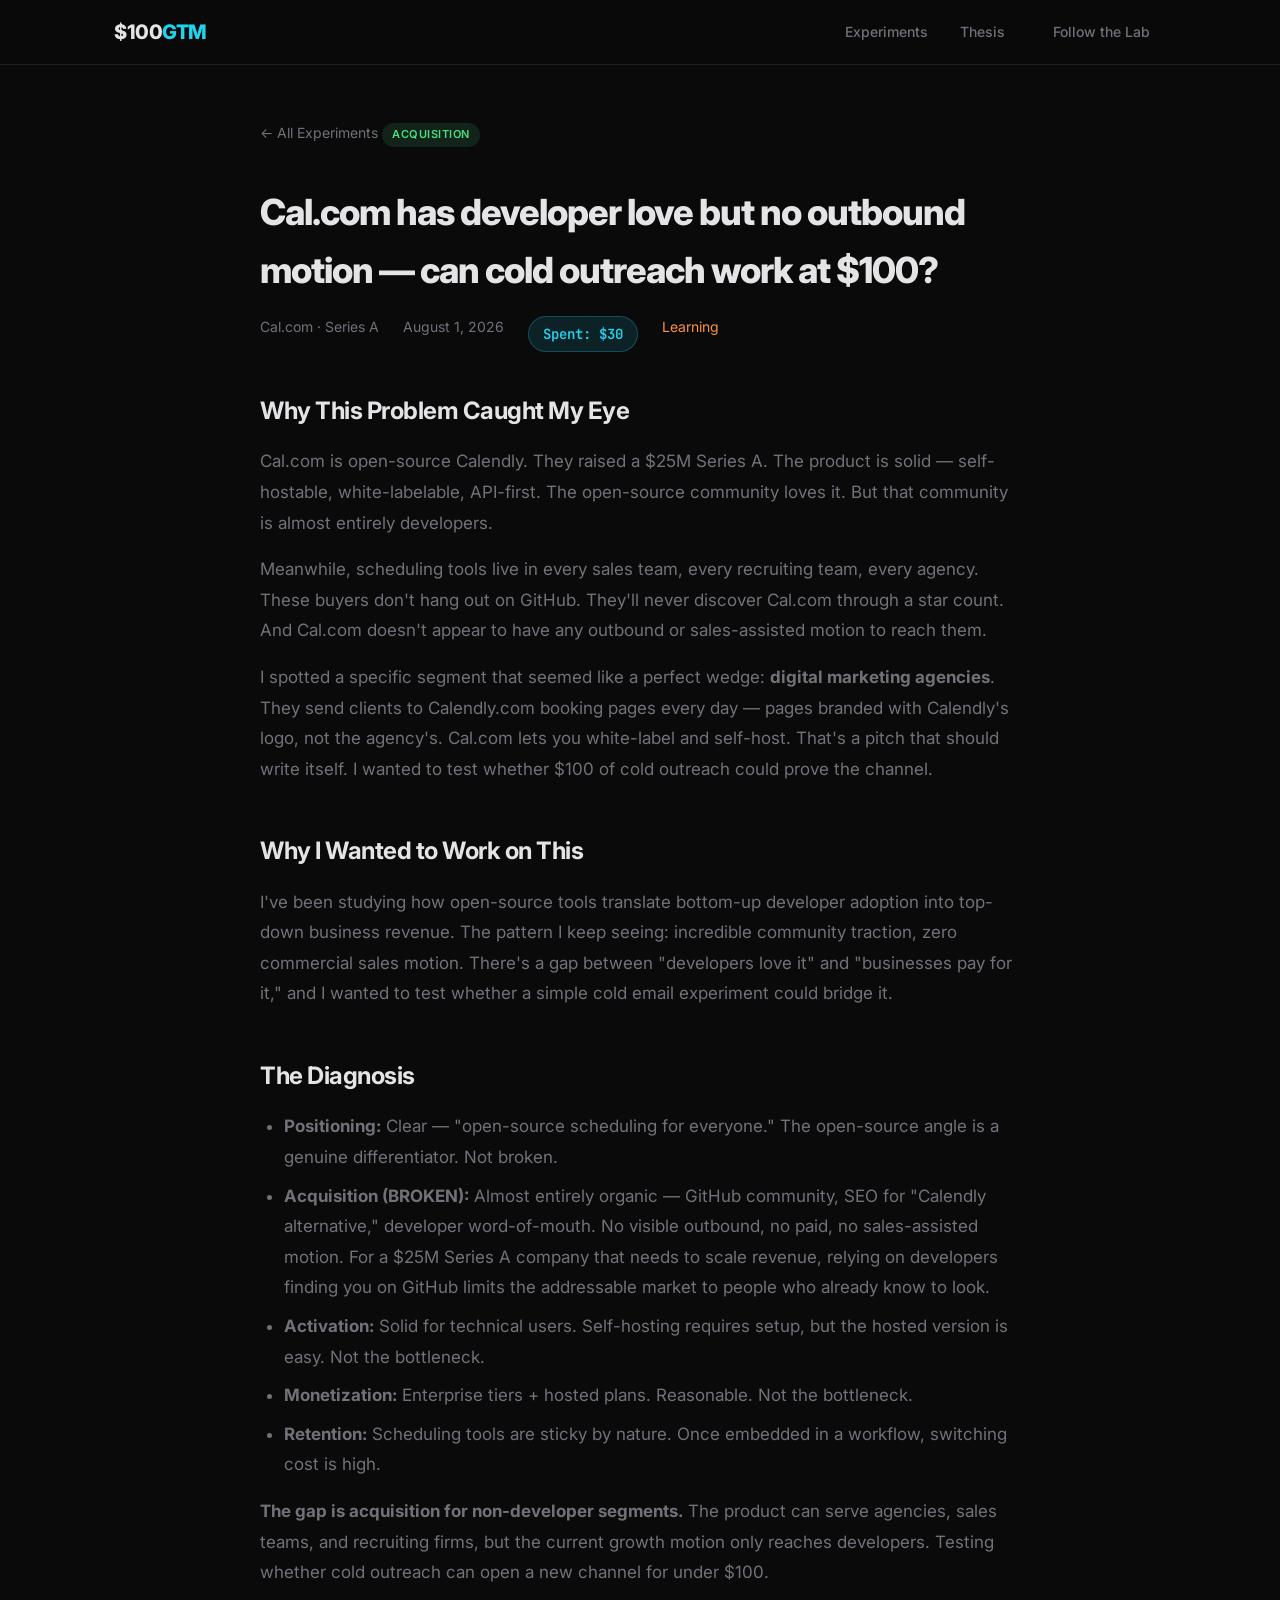
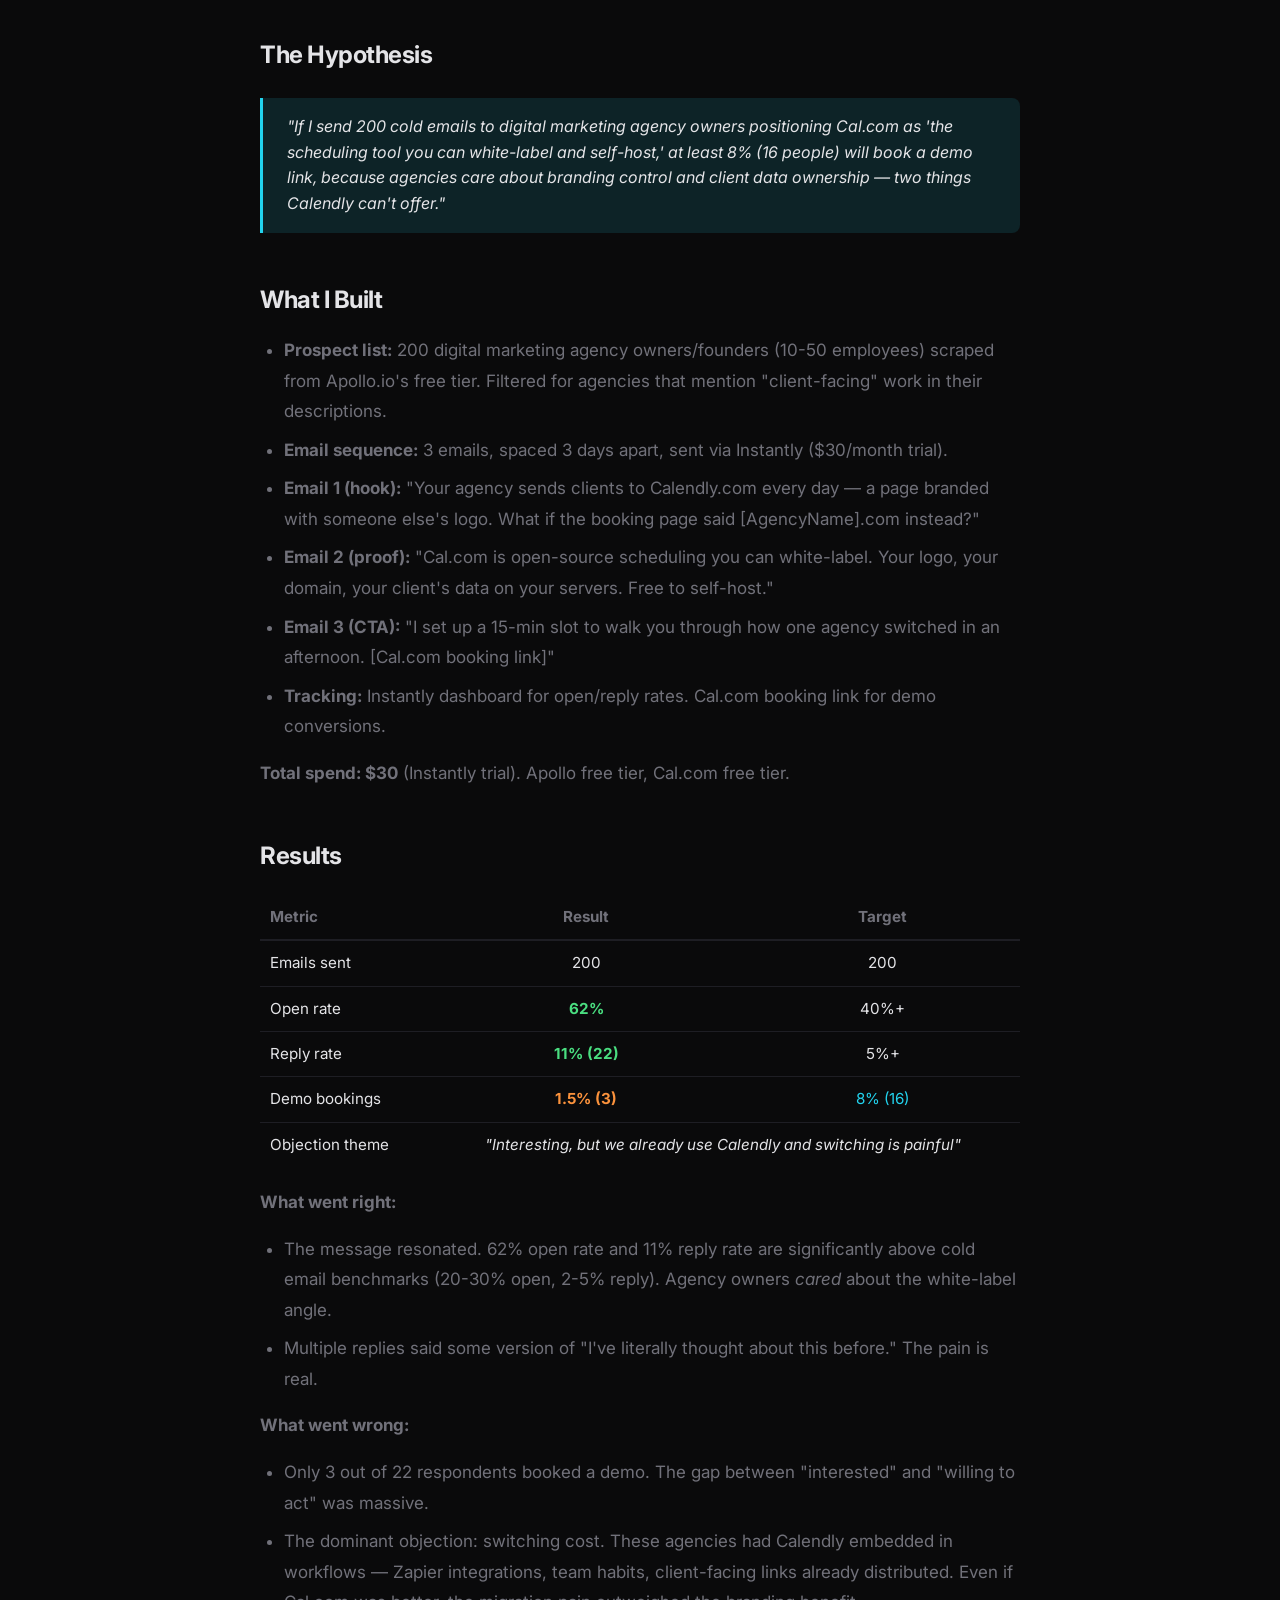
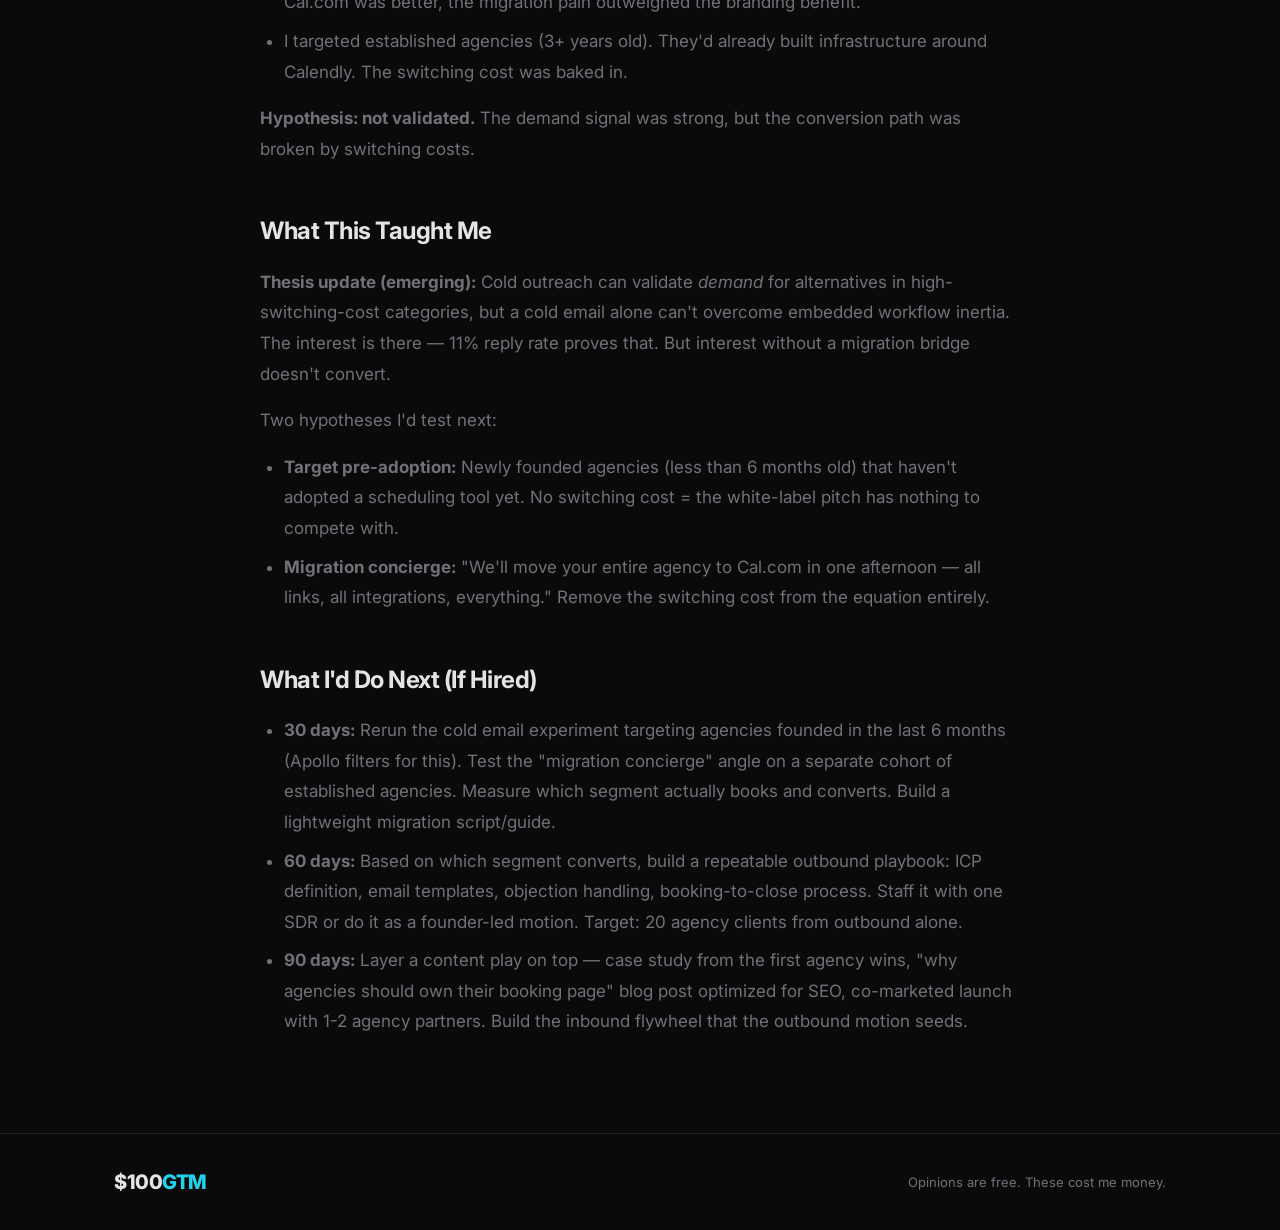
<file: campaigns/cal-acquisition.html>
<!DOCTYPE html>
<html lang="en">
<head>
    <meta charset="UTF-8">
    <meta name="viewport" content="width=device-width, initial-scale=1.0">
    <title>Cal.com: Developer Love, No Outbound Motion | $100 GTM</title>
    <link href="https://fonts.googleapis.com/css2?family=Inter:wght@400;500;600;700;800&family=JetBrains+Mono:wght@400;500&display=swap" rel="stylesheet">
    <link rel="stylesheet" href="../styles.css">
</head>
<body>

    <nav class="nav">
        <div class="container nav-inner">
            <a href="../" class="logo">$100<span class="logo-accent">GTM</span></a>
            <div class="nav-links">
                <a href="../#experiments">Experiments</a>
                <a href="../#thesis">Thesis</a>
                <a href="../#subscribe" class="btn btn-sm">Follow the Lab</a>
            </div>
        </div>
    </nav>

    <div class="container">
        <article class="campaign-detail">
            <a href="../" class="back-link">&larr; All Experiments</a>

            <span class="card-tag tag-acquisition">Acquisition</span>
            <h1>Cal.com has developer love but no outbound motion — can cold outreach work at $100?</h1>

            <div class="detail-meta">
                <span>Cal.com &middot; Series A</span>
                <span>August 1, 2026</span>
                <span class="spend-badge">Spent: $30</span>
                <span class="outcome-learning">Learning</span>
            </div>

            <div class="detail-body">

                <h2>Why This Problem Caught My Eye</h2>
                <p>
                    Cal.com is open-source Calendly. They raised a $25M Series A. The product
                    is solid — self-hostable, white-labelable, API-first. The open-source
                    community loves it. But that community is almost entirely developers.
                </p>
                <p>
                    Meanwhile, scheduling tools live in every sales team, every recruiting
                    team, every agency. These buyers don't hang out on GitHub. They'll
                    never discover Cal.com through a star count. And Cal.com doesn't
                    appear to have any outbound or sales-assisted motion to reach them.
                </p>
                <p>
                    I spotted a specific segment that seemed like a perfect wedge:
                    <strong>digital marketing agencies</strong>. They send clients to
                    Calendly.com booking pages every day — pages branded with Calendly's
                    logo, not the agency's. Cal.com lets you white-label and self-host.
                    That's a pitch that should write itself. I wanted to test whether
                    $100 of cold outreach could prove the channel.
                </p>

                <h2>Why I Wanted to Work on This</h2>
                <p>
                    I've been studying how open-source tools translate bottom-up developer
                    adoption into top-down business revenue. The pattern I keep seeing:
                    incredible community traction, zero commercial sales motion. There's
                    a gap between "developers love it" and "businesses pay for it," and I
                    wanted to test whether a simple cold email experiment could bridge it.
                </p>

                <h2>The Diagnosis</h2>
                <ul>
                    <li>
                        <strong>Positioning:</strong> Clear — "open-source scheduling for
                        everyone." The open-source angle is a genuine differentiator. Not broken.
                    </li>
                    <li>
                        <strong>Acquisition (BROKEN):</strong> Almost entirely organic —
                        GitHub community, SEO for "Calendly alternative," developer
                        word-of-mouth. No visible outbound, no paid, no sales-assisted
                        motion. For a $25M Series A company that needs to scale revenue,
                        relying on developers finding you on GitHub limits the addressable
                        market to people who already know to look.
                    </li>
                    <li>
                        <strong>Activation:</strong> Solid for technical users. Self-hosting
                        requires setup, but the hosted version is easy. Not the bottleneck.
                    </li>
                    <li>
                        <strong>Monetization:</strong> Enterprise tiers + hosted plans.
                        Reasonable. Not the bottleneck.
                    </li>
                    <li>
                        <strong>Retention:</strong> Scheduling tools are sticky by nature.
                        Once embedded in a workflow, switching cost is high.
                    </li>
                </ul>
                <p>
                    <strong>The gap is acquisition for non-developer segments.</strong>
                    The product can serve agencies, sales teams, and recruiting firms,
                    but the current growth motion only reaches developers. Testing
                    whether cold outreach can open a new channel for under $100.
                </p>

                <h2>The Hypothesis</h2>
                <blockquote>
                    "If I send 200 cold emails to digital marketing agency owners
                    positioning Cal.com as 'the scheduling tool you can white-label
                    and self-host,' at least 8% (16 people) will book a demo link,
                    because agencies care about branding control and client data
                    ownership — two things Calendly can't offer."
                </blockquote>

                <h2>What I Built</h2>
                <ul>
                    <li>
                        <strong>Prospect list:</strong> 200 digital marketing agency
                        owners/founders (10-50 employees) scraped from Apollo.io's free
                        tier. Filtered for agencies that mention "client-facing" work
                        in their descriptions.
                    </li>
                    <li>
                        <strong>Email sequence:</strong> 3 emails, spaced 3 days apart,
                        sent via Instantly ($30/month trial).
                    </li>
                    <li>
                        <strong>Email 1 (hook):</strong> "Your agency sends clients to
                        Calendly.com every day — a page branded with someone else's logo.
                        What if the booking page said [AgencyName].com instead?"
                    </li>
                    <li>
                        <strong>Email 2 (proof):</strong> "Cal.com is open-source scheduling
                        you can white-label. Your logo, your domain, your client's data on
                        your servers. Free to self-host."
                    </li>
                    <li>
                        <strong>Email 3 (CTA):</strong> "I set up a 15-min slot to walk you
                        through how one agency switched in an afternoon. [Cal.com booking link]"
                    </li>
                    <li>
                        <strong>Tracking:</strong> Instantly dashboard for open/reply rates.
                        Cal.com booking link for demo conversions.
                    </li>
                </ul>
                <p><strong>Total spend: $30</strong> (Instantly trial). Apollo free tier, Cal.com free tier.</p>

                <h2>Results</h2>
                <table style="width:100%; border-collapse:collapse; margin:20px 0; font-size:0.95rem;">
                    <tr style="border-bottom:2px solid var(--border);">
                        <th style="text-align:left; padding:10px; color:var(--text-muted);">Metric</th>
                        <th style="text-align:center; padding:10px; color:var(--text-muted);">Result</th>
                        <th style="text-align:center; padding:10px; color:var(--text-muted);">Target</th>
                    </tr>
                    <tr style="border-bottom:1px solid var(--border);">
                        <td style="padding:10px;">Emails sent</td>
                        <td style="text-align:center; padding:10px;">200</td>
                        <td style="text-align:center; padding:10px;">200</td>
                    </tr>
                    <tr style="border-bottom:1px solid var(--border);">
                        <td style="padding:10px;">Open rate</td>
                        <td style="text-align:center; padding:10px; font-weight:700; color:var(--green);">62%</td>
                        <td style="text-align:center; padding:10px;">40%+</td>
                    </tr>
                    <tr style="border-bottom:1px solid var(--border);">
                        <td style="padding:10px;">Reply rate</td>
                        <td style="text-align:center; padding:10px; font-weight:700; color:var(--green);">11% (22)</td>
                        <td style="text-align:center; padding:10px;">5%+</td>
                    </tr>
                    <tr style="border-bottom:1px solid var(--border);">
                        <td style="padding:10px;">Demo bookings</td>
                        <td style="text-align:center; padding:10px; font-weight:700; color:var(--orange);">1.5% (3)</td>
                        <td style="text-align:center; padding:10px; color:var(--accent);">8% (16)</td>
                    </tr>
                    <tr>
                        <td style="padding:10px;">Objection theme</td>
                        <td style="text-align:center; padding:10px; font-style:italic;" colspan="2">"Interesting, but we already use Calendly and switching is painful"</td>
                    </tr>
                </table>

                <p><strong>What went right:</strong></p>
                <ul>
                    <li>The message resonated. 62% open rate and 11% reply rate are
                        significantly above cold email benchmarks (20-30% open, 2-5% reply).
                        Agency owners <em>cared</em> about the white-label angle.</li>
                    <li>Multiple replies said some version of "I've literally thought
                        about this before." The pain is real.</li>
                </ul>

                <p><strong>What went wrong:</strong></p>
                <ul>
                    <li>Only 3 out of 22 respondents booked a demo. The gap between
                        "interested" and "willing to act" was massive.</li>
                    <li>The dominant objection: switching cost. These agencies had
                        Calendly embedded in workflows — Zapier integrations, team habits,
                        client-facing links already distributed. Even if Cal.com was better,
                        the migration pain outweighed the branding benefit.</li>
                    <li>I targeted established agencies (3+ years old). They'd already
                        built infrastructure around Calendly. The switching cost was baked in.</li>
                </ul>

                <p><strong>Hypothesis: not validated.</strong> The demand signal was strong,
                but the conversion path was broken by switching costs.</p>

                <h2>What This Taught Me</h2>
                <p>
                    <strong>Thesis update (emerging):</strong> Cold outreach can validate
                    <em>demand</em> for alternatives in high-switching-cost categories, but
                    a cold email alone can't overcome embedded workflow inertia. The interest
                    is there — 11% reply rate proves that. But interest without a migration
                    bridge doesn't convert.
                </p>
                <p>Two hypotheses I'd test next:</p>
                <ul>
                    <li>
                        <strong>Target pre-adoption:</strong> Newly founded agencies (less
                        than 6 months old) that haven't adopted a scheduling tool yet.
                        No switching cost = the white-label pitch has nothing to compete with.
                    </li>
                    <li>
                        <strong>Migration concierge:</strong> "We'll move your entire
                        agency to Cal.com in one afternoon — all links, all integrations,
                        everything." Remove the switching cost from the equation entirely.
                    </li>
                </ul>

                <h2>What I'd Do Next (If Hired)</h2>
                <ul>
                    <li>
                        <strong>30 days:</strong> Rerun the cold email experiment targeting
                        agencies founded in the last 6 months (Apollo filters for this).
                        Test the "migration concierge" angle on a separate cohort of
                        established agencies. Measure which segment actually books and
                        converts. Build a lightweight migration script/guide.
                    </li>
                    <li>
                        <strong>60 days:</strong> Based on which segment converts, build
                        a repeatable outbound playbook: ICP definition, email templates,
                        objection handling, booking-to-close process. Staff it with one
                        SDR or do it as a founder-led motion. Target: 20 agency clients
                        from outbound alone.
                    </li>
                    <li>
                        <strong>90 days:</strong> Layer a content play on top — case study
                        from the first agency wins, "why agencies should own their booking
                        page" blog post optimized for SEO, co-marketed launch with 1-2
                        agency partners. Build the inbound flywheel that the outbound
                        motion seeds.
                    </li>
                </ul>
            </div>
        </article>
    </div>

    <footer class="footer">
        <div class="container footer-inner">
            <span class="logo">$100<span class="logo-accent">GTM</span></span>
            <span class="footer-note">Opinions are free. These cost me money.</span>
        </div>
    </footer>

</body>
</html>
</file>
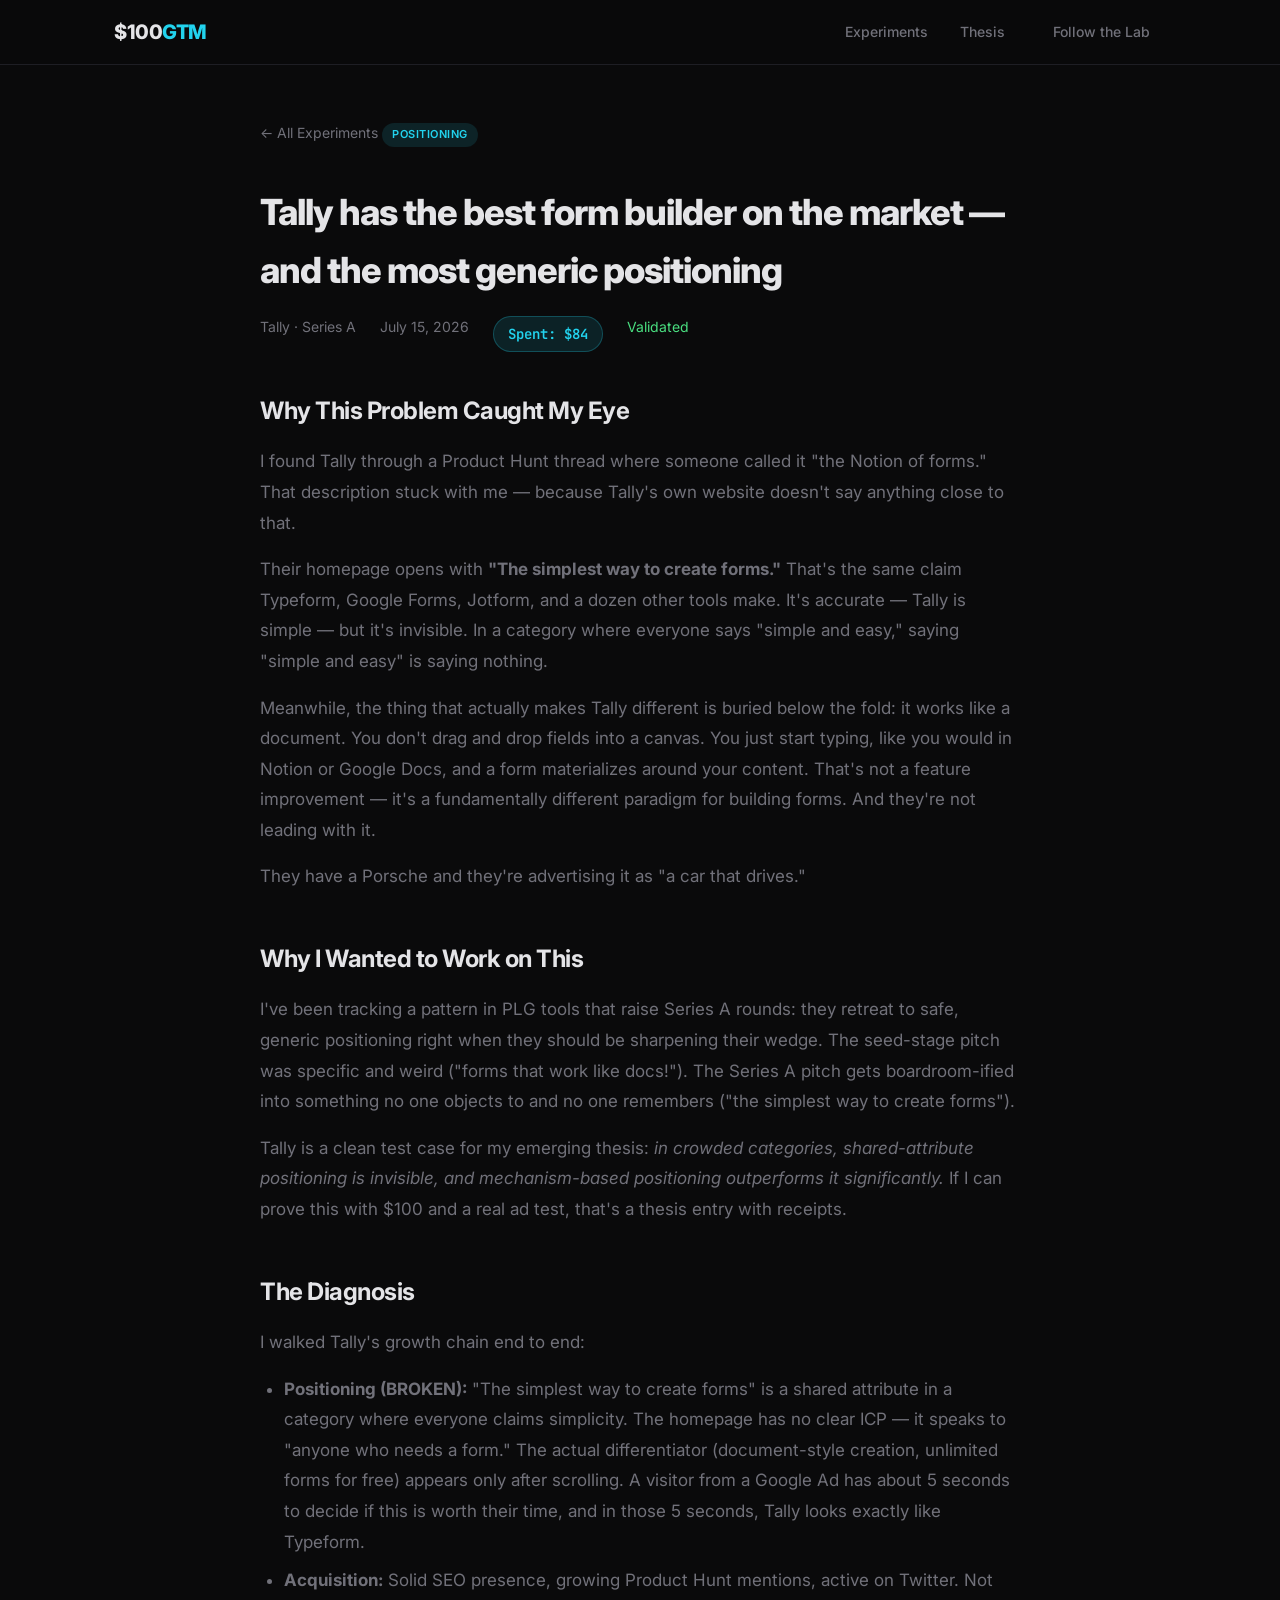
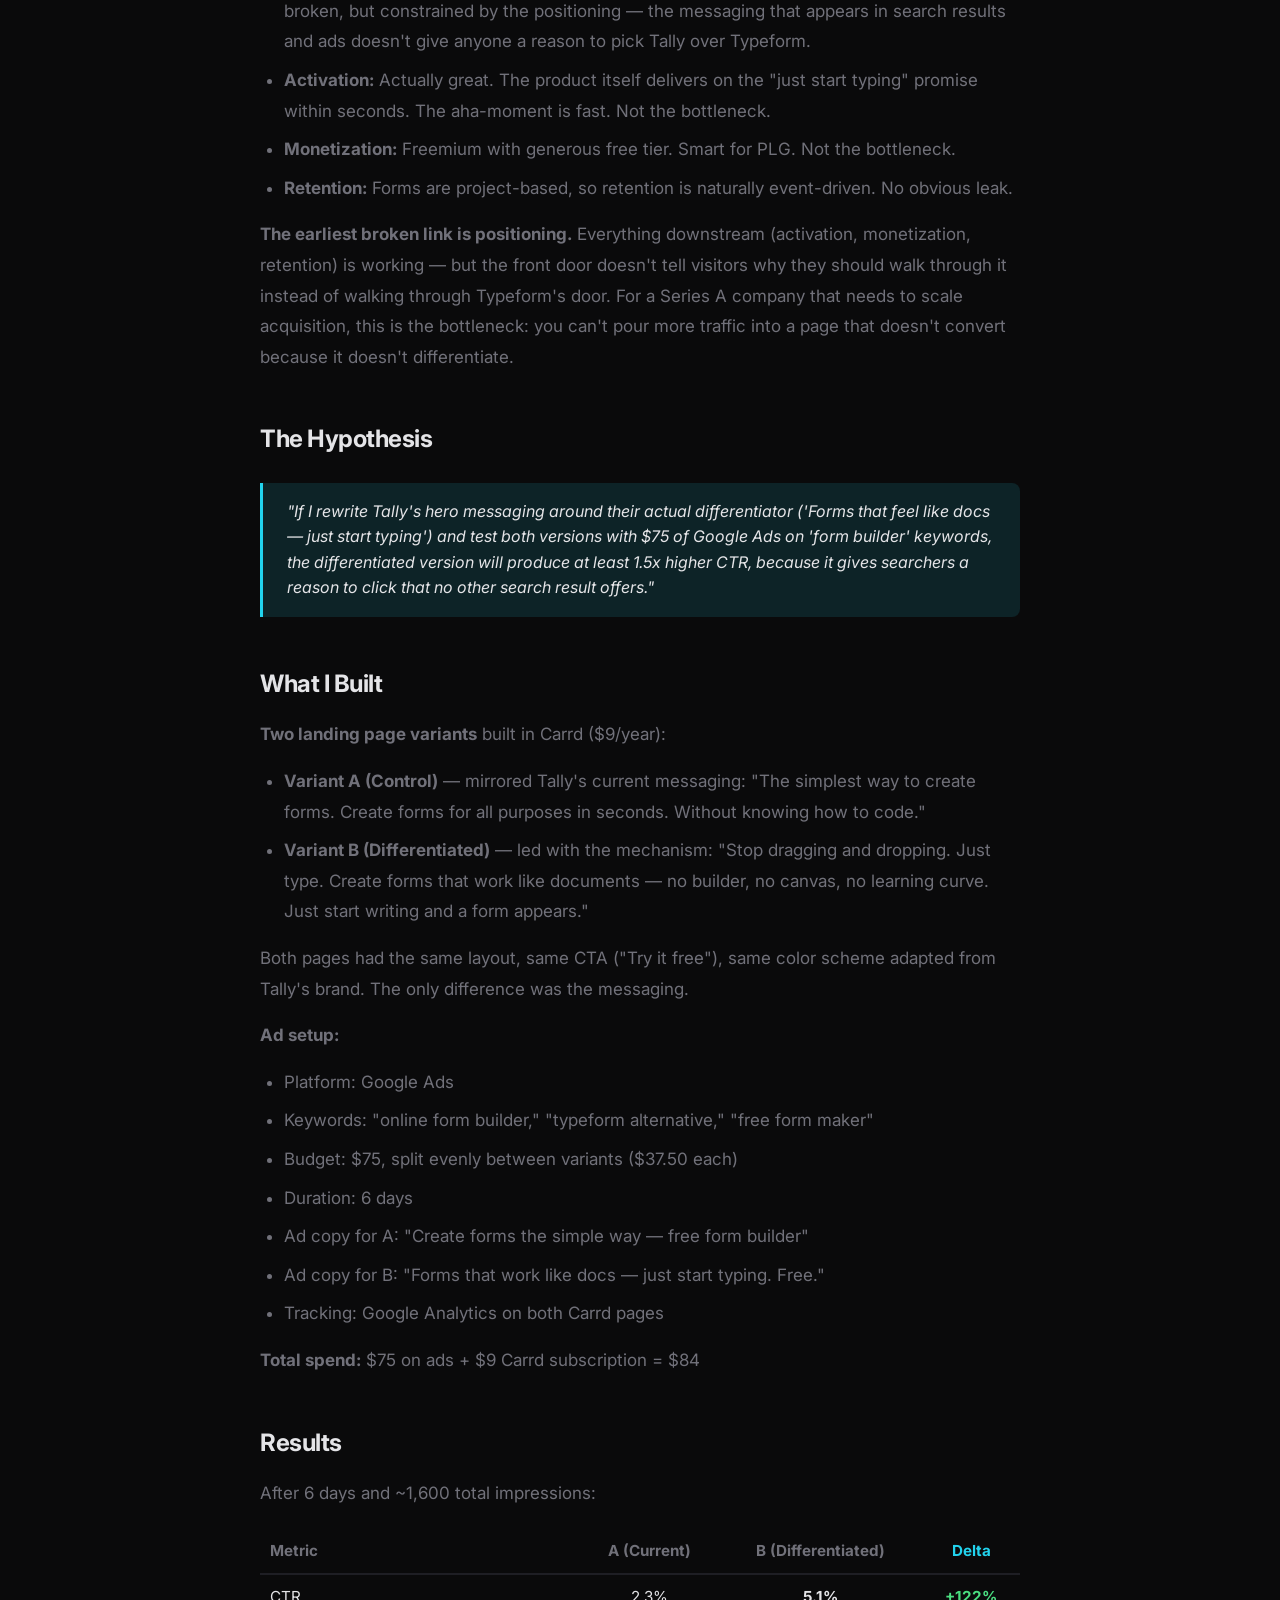
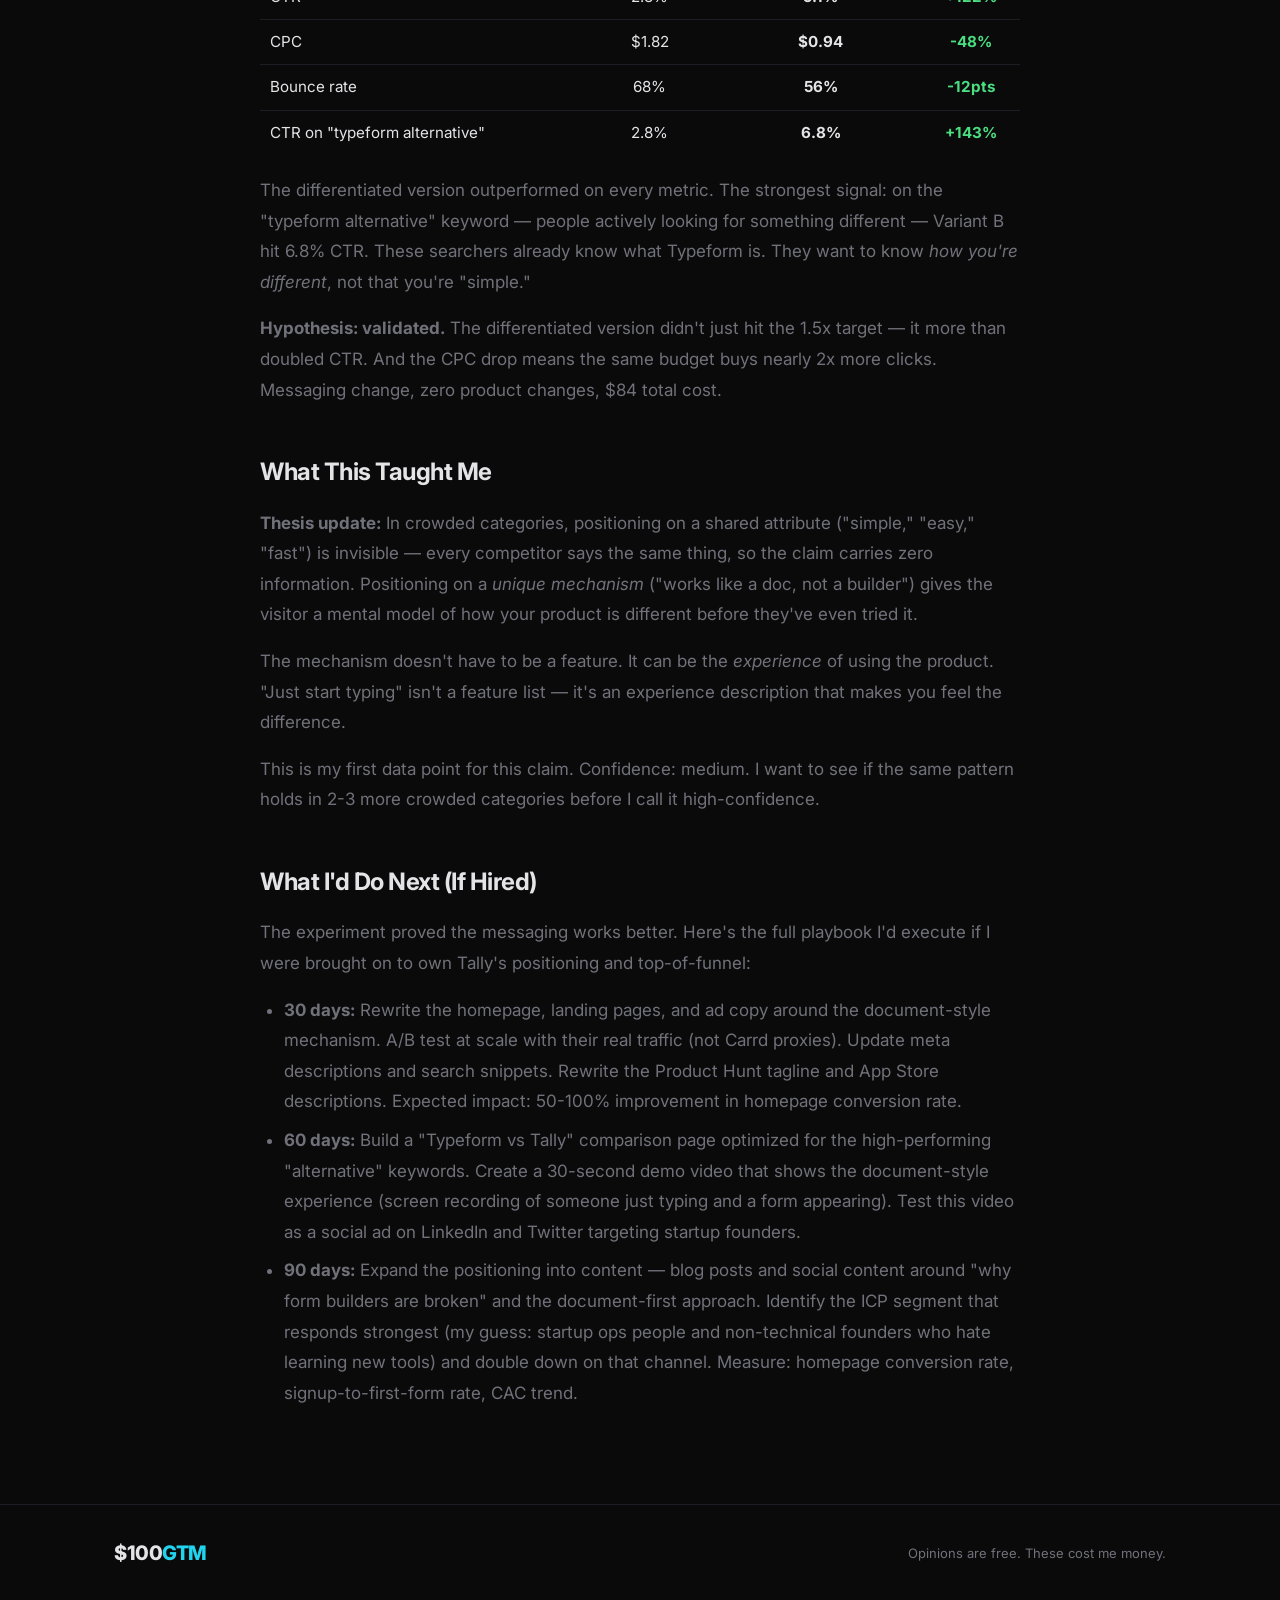
<file: campaigns/tally-positioning.html>
<!DOCTYPE html>
<html lang="en">
<head>
    <meta charset="UTF-8">
    <meta name="viewport" content="width=device-width, initial-scale=1.0">
    <title>Tally: Best Form Builder, Most Generic Positioning | $100 GTM</title>
    <link href="https://fonts.googleapis.com/css2?family=Inter:wght@400;500;600;700;800&family=JetBrains+Mono:wght@400;500&display=swap" rel="stylesheet">
    <link rel="stylesheet" href="../styles.css">
</head>
<body>

    <nav class="nav">
        <div class="container nav-inner">
            <a href="../" class="logo">$100<span class="logo-accent">GTM</span></a>
            <div class="nav-links">
                <a href="../#experiments">Experiments</a>
                <a href="../#thesis">Thesis</a>
                <a href="../#subscribe" class="btn btn-sm">Follow the Lab</a>
            </div>
        </div>
    </nav>

    <div class="container">
        <article class="campaign-detail">
            <a href="../" class="back-link">&larr; All Experiments</a>

            <span class="card-tag tag-positioning">Positioning</span>
            <h1>Tally has the best form builder on the market — and the most generic positioning</h1>

            <div class="detail-meta">
                <span>Tally &middot; Series A</span>
                <span>July 15, 2026</span>
                <span class="spend-badge">Spent: $84</span>
                <span class="outcome-win">Validated</span>
            </div>

            <div class="detail-body">

                <!-- ======================================= -->
                <!-- PART 1: WHY THIS PROBLEM                -->
                <!-- ======================================= -->

                <h2>Why This Problem Caught My Eye</h2>
                <p>
                    I found Tally through a Product Hunt thread where someone called it
                    "the Notion of forms." That description stuck with me — because Tally's
                    own website doesn't say anything close to that.
                </p>
                <p>
                    Their homepage opens with <strong>"The simplest way to create forms."</strong>
                    That's the same claim Typeform, Google Forms, Jotform, and a dozen
                    other tools make. It's accurate — Tally is simple — but it's invisible.
                    In a category where everyone says "simple and easy," saying "simple and easy"
                    is saying nothing.
                </p>
                <p>
                    Meanwhile, the thing that actually makes Tally different is buried below
                    the fold: it works like a document. You don't drag and drop fields into
                    a canvas. You just start typing, like you would in Notion or Google Docs,
                    and a form materializes around your content. That's not a feature improvement —
                    it's a fundamentally different paradigm for building forms. And they're
                    not leading with it.
                </p>
                <p>
                    They have a Porsche and they're advertising it as "a car that drives."
                </p>

                <h2>Why I Wanted to Work on This</h2>
                <p>
                    I've been tracking a pattern in PLG tools that raise Series A rounds:
                    they retreat to safe, generic positioning right when they should be
                    sharpening their wedge. The seed-stage pitch was specific and weird
                    ("forms that work like docs!"). The Series A pitch gets boardroom-ified
                    into something no one objects to and no one remembers ("the simplest
                    way to create forms").
                </p>
                <p>
                    Tally is a clean test case for my emerging thesis: <em>in crowded
                    categories, shared-attribute positioning is invisible, and
                    mechanism-based positioning outperforms it significantly.</em>
                    If I can prove this with $100 and a real ad test, that's a thesis
                    entry with receipts.
                </p>

                <!-- ======================================= -->
                <!-- PART 2: THE DIAGNOSIS                    -->
                <!-- ======================================= -->

                <h2>The Diagnosis</h2>
                <p>I walked Tally's growth chain end to end:</p>
                <ul>
                    <li>
                        <strong>Positioning (BROKEN):</strong> "The simplest way to create forms" is
                        a shared attribute in a category where everyone claims simplicity.
                        The homepage has no clear ICP — it speaks to "anyone who needs a form."
                        The actual differentiator (document-style creation, unlimited forms for free)
                        appears only after scrolling. A visitor from a Google Ad has about 5 seconds
                        to decide if this is worth their time, and in those 5 seconds, Tally looks
                        exactly like Typeform.
                    </li>
                    <li>
                        <strong>Acquisition:</strong> Solid SEO presence, growing Product Hunt
                        mentions, active on Twitter. Not broken, but constrained by the
                        positioning — the messaging that appears in search results and ads
                        doesn't give anyone a reason to pick Tally over Typeform.
                    </li>
                    <li>
                        <strong>Activation:</strong> Actually great. The product itself
                        delivers on the "just start typing" promise within seconds.
                        The aha-moment is fast. Not the bottleneck.
                    </li>
                    <li>
                        <strong>Monetization:</strong> Freemium with generous free tier.
                        Smart for PLG. Not the bottleneck.
                    </li>
                    <li>
                        <strong>Retention:</strong> Forms are project-based, so retention
                        is naturally event-driven. No obvious leak.
                    </li>
                </ul>
                <p>
                    <strong>The earliest broken link is positioning.</strong> Everything
                    downstream (activation, monetization, retention) is working — but the
                    front door doesn't tell visitors why they should walk through it instead
                    of walking through Typeform's door. For a Series A company that needs to
                    scale acquisition, this is the bottleneck: you can't pour more traffic
                    into a page that doesn't convert because it doesn't differentiate.
                </p>

                <!-- ======================================= -->
                <!-- PART 3: THE EXPERIMENT                   -->
                <!-- ======================================= -->

                <h2>The Hypothesis</h2>
                <blockquote>
                    "If I rewrite Tally's hero messaging around their actual differentiator
                    ('Forms that feel like docs — just start typing') and test both versions
                    with $75 of Google Ads on 'form builder' keywords, the differentiated
                    version will produce at least 1.5x higher CTR, because it gives
                    searchers a reason to click that no other search result offers."
                </blockquote>

                <h2>What I Built</h2>
                <p>
                    <strong>Two landing page variants</strong> built in Carrd ($9/year):
                </p>
                <ul>
                    <li>
                        <strong>Variant A (Control)</strong> — mirrored Tally's current messaging:
                        "The simplest way to create forms. Create forms for all purposes in seconds.
                        Without knowing how to code."
                    </li>
                    <li>
                        <strong>Variant B (Differentiated)</strong> — led with the mechanism:
                        "Stop dragging and dropping. Just type. Create forms that work like
                        documents — no builder, no canvas, no learning curve. Just start writing
                        and a form appears."
                    </li>
                </ul>
                <p>
                    Both pages had the same layout, same CTA ("Try it free"), same color scheme
                    adapted from Tally's brand. The only difference was the messaging.
                </p>
                <p><strong>Ad setup:</strong></p>
                <ul>
                    <li>Platform: Google Ads</li>
                    <li>Keywords: "online form builder," "typeform alternative," "free form maker"</li>
                    <li>Budget: $75, split evenly between variants ($37.50 each)</li>
                    <li>Duration: 6 days</li>
                    <li>Ad copy for A: "Create forms the simple way — free form builder"</li>
                    <li>Ad copy for B: "Forms that work like docs — just start typing. Free."</li>
                    <li>Tracking: Google Analytics on both Carrd pages</li>
                </ul>
                <p>
                    <strong>Total spend:</strong> $75 on ads + $9 Carrd subscription = $84
                </p>

                <h2>Results</h2>
                <p>After 6 days and ~1,600 total impressions:</p>
                <table style="width:100%; border-collapse:collapse; margin:20px 0; font-size:0.95rem;">
                    <tr style="border-bottom:2px solid var(--border);">
                        <th style="text-align:left; padding:10px; color:var(--text-muted);">Metric</th>
                        <th style="text-align:center; padding:10px; color:var(--text-muted);">A (Current)</th>
                        <th style="text-align:center; padding:10px; color:var(--text-muted);">B (Differentiated)</th>
                        <th style="text-align:center; padding:10px; color:var(--accent);">Delta</th>
                    </tr>
                    <tr style="border-bottom:1px solid var(--border);">
                        <td style="padding:10px;">CTR</td>
                        <td style="text-align:center; padding:10px;">2.3%</td>
                        <td style="text-align:center; padding:10px; font-weight:700;">5.1%</td>
                        <td style="text-align:center; padding:10px; color:var(--green); font-weight:700;">+122%</td>
                    </tr>
                    <tr style="border-bottom:1px solid var(--border);">
                        <td style="padding:10px;">CPC</td>
                        <td style="text-align:center; padding:10px;">$1.82</td>
                        <td style="text-align:center; padding:10px; font-weight:700;">$0.94</td>
                        <td style="text-align:center; padding:10px; color:var(--green); font-weight:700;">-48%</td>
                    </tr>
                    <tr style="border-bottom:1px solid var(--border);">
                        <td style="padding:10px;">Bounce rate</td>
                        <td style="text-align:center; padding:10px;">68%</td>
                        <td style="text-align:center; padding:10px; font-weight:700;">56%</td>
                        <td style="text-align:center; padding:10px; color:var(--green); font-weight:700;">-12pts</td>
                    </tr>
                    <tr>
                        <td style="padding:10px;">CTR on "typeform alternative"</td>
                        <td style="text-align:center; padding:10px;">2.8%</td>
                        <td style="text-align:center; padding:10px; font-weight:700;">6.8%</td>
                        <td style="text-align:center; padding:10px; color:var(--green); font-weight:700;">+143%</td>
                    </tr>
                </table>
                <p>
                    The differentiated version outperformed on every metric. The strongest
                    signal: on the "typeform alternative" keyword — people actively looking
                    for something different — Variant B hit 6.8% CTR. These searchers already
                    know what Typeform is. They want to know <em>how you're different</em>,
                    not that you're "simple."
                </p>
                <p>
                    <strong>Hypothesis: validated.</strong> The differentiated version didn't just
                    hit the 1.5x target — it more than doubled CTR. And the CPC drop means the
                    same budget buys nearly 2x more clicks. Messaging change, zero product changes,
                    $84 total cost.
                </p>

                <!-- ======================================= -->
                <!-- PART 4: WHAT IT MEANS                    -->
                <!-- ======================================= -->

                <h2>What This Taught Me</h2>
                <p>
                    <strong>Thesis update:</strong> In crowded categories, positioning on a shared
                    attribute ("simple," "easy," "fast") is invisible — every competitor says the
                    same thing, so the claim carries zero information. Positioning on a
                    <em>unique mechanism</em> ("works like a doc, not a builder") gives the
                    visitor a mental model of how your product is different before they've
                    even tried it.
                </p>
                <p>
                    The mechanism doesn't have to be a feature. It can be the <em>experience</em>
                    of using the product. "Just start typing" isn't a feature list — it's
                    an experience description that makes you feel the difference.
                </p>
                <p>
                    This is my first data point for this claim. Confidence: medium. I want to
                    see if the same pattern holds in 2-3 more crowded categories before I
                    call it high-confidence.
                </p>

                <h2>What I'd Do Next (If Hired)</h2>
                <p>
                    The experiment proved the messaging works better. Here's the full playbook
                    I'd execute if I were brought on to own Tally's positioning and top-of-funnel:
                </p>
                <ul>
                    <li>
                        <strong>30 days:</strong> Rewrite the homepage, landing pages, and
                        ad copy around the document-style mechanism. A/B test at scale with
                        their real traffic (not Carrd proxies). Update meta descriptions and
                        search snippets. Rewrite the Product Hunt tagline and App Store
                        descriptions. Expected impact: 50-100% improvement in homepage
                        conversion rate.
                    </li>
                    <li>
                        <strong>60 days:</strong> Build a "Typeform vs Tally" comparison page
                        optimized for the high-performing "alternative" keywords. Create a
                        30-second demo video that shows the document-style experience (screen
                        recording of someone just typing and a form appearing). Test this video
                        as a social ad on LinkedIn and Twitter targeting startup founders.
                    </li>
                    <li>
                        <strong>90 days:</strong> Expand the positioning into content — blog
                        posts and social content around "why form builders are broken" and
                        the document-first approach. Identify the ICP segment that responds
                        strongest (my guess: startup ops people and non-technical founders
                        who hate learning new tools) and double down on that channel.
                        Measure: homepage conversion rate, signup-to-first-form rate, CAC trend.
                    </li>
                </ul>
            </div>
        </article>
    </div>

    <footer class="footer">
        <div class="container footer-inner">
            <span class="logo">$100<span class="logo-accent">GTM</span></span>
            <span class="footer-note">Opinions are free. These cost me money.</span>
        </div>
    </footer>

</body>
</html>
</file>
<file: styles.css>
/* === Base === */
:root {
    --bg: #0a0a0b;
    --bg-card: #131316;
    --bg-dark: #06060a;
    --border: #1e1e24;
    --text: #e4e4e7;
    --text-muted: #71717a;
    --accent: #22d3ee;
    --accent-dim: rgba(34, 211, 238, 0.12);
    --green: #4ade80;
    --orange: #fb923c;
    --red: #f87171;
    --purple: #a855f7;
    --radius: 8px;
    --radius-lg: 12px;
}

*, *::before, *::after {
    margin: 0;
    padding: 0;
    box-sizing: border-box;
}

html { scroll-behavior: smooth; }

body {
    font-family: 'Inter', -apple-system, sans-serif;
    background: var(--bg);
    color: var(--text);
    line-height: 1.6;
    -webkit-font-smoothing: antialiased;
}

.container {
    max-width: 1100px;
    margin: 0 auto;
    padding: 0 24px;
}

a {
    color: var(--accent);
    text-decoration: none;
    transition: opacity 0.2s;
}
a:hover { opacity: 0.8; }

/* === Nav === */
.nav {
    position: fixed;
    top: 0;
    left: 0;
    right: 0;
    z-index: 100;
    background: rgba(10, 10, 11, 0.85);
    backdrop-filter: blur(16px);
    border-bottom: 1px solid var(--border);
}

.nav-inner {
    display: flex;
    align-items: center;
    justify-content: space-between;
    height: 64px;
}

.logo {
    font-weight: 800;
    font-size: 1.25rem;
    color: var(--text);
    letter-spacing: -0.5px;
}
.logo-accent { color: var(--accent); }

.nav-links {
    display: flex;
    align-items: center;
    gap: 32px;
}
.nav-links a {
    color: var(--text-muted);
    font-size: 0.875rem;
    font-weight: 500;
    transition: color 0.2s;
}
.nav-links a:hover { color: var(--text); opacity: 1; }

.mobile-toggle {
    display: none;
    background: none;
    border: none;
    cursor: pointer;
    flex-direction: column;
    gap: 5px;
}
.mobile-toggle span {
    display: block;
    width: 22px;
    height: 2px;
    background: var(--text);
    border-radius: 2px;
}

/* === Buttons === */
.btn {
    display: inline-flex;
    align-items: center;
    justify-content: center;
    padding: 10px 24px;
    border-radius: var(--radius);
    font-weight: 600;
    font-size: 0.875rem;
    border: none;
    cursor: pointer;
    transition: all 0.2s;
    text-decoration: none;
}
.btn-sm { padding: 6px 16px; font-size: 0.8125rem; }
.btn-lg { padding: 14px 32px; font-size: 1rem; }

.btn-primary {
    background: var(--accent);
    color: var(--bg);
}
.btn-primary:hover { opacity: 0.9; }

.btn-outline {
    background: transparent;
    color: var(--text);
    border: 1px solid var(--border);
}
.btn-outline:hover { border-color: var(--text-muted); }

/* === Hero === */
.hero {
    padding: 160px 0 80px;
    text-align: center;
}

.hero h1 {
    font-size: clamp(2.25rem, 5.5vw, 3.5rem);
    font-weight: 800;
    letter-spacing: -1.5px;
    line-height: 1.15;
    margin-bottom: 28px;
}

.text-accent { color: var(--accent); }

.hero-sub {
    max-width: 580px;
    margin: 0 auto 40px;
    font-size: 1.125rem;
    color: var(--text-muted);
    line-height: 1.7;
}

.hero-cta {
    display: flex;
    justify-content: center;
    gap: 16px;
}

/* === Current Experiment Banner === */
.section-current {
    padding: 0 0 40px;
}

.current-banner {
    background: linear-gradient(135deg, rgba(34, 211, 238, 0.08) 0%, rgba(168, 85, 247, 0.08) 100%);
    border: 1px solid rgba(34, 211, 238, 0.25);
    border-radius: var(--radius-lg);
    padding: 32px 40px;
    display: flex;
    align-items: center;
    justify-content: space-between;
    gap: 32px;
}
.current-banner.hidden { display: none; }

.current-label {
    display: inline-flex;
    align-items: center;
    gap: 8px;
    font-size: 0.75rem;
    font-weight: 700;
    text-transform: uppercase;
    letter-spacing: 1px;
    color: var(--accent);
    margin-bottom: 12px;
}

.current-dot {
    width: 8px;
    height: 8px;
    border-radius: 50%;
    background: var(--accent);
    animation: pulse 2s infinite;
}

@keyframes pulse {
    0%, 100% { opacity: 1; }
    50% { opacity: 0.3; }
}

.current-info h3 {
    font-size: 1.25rem;
    font-weight: 700;
    margin-bottom: 4px;
}

.current-info p {
    color: var(--text-muted);
    font-size: 0.9375rem;
}

.current-action .btn { white-space: nowrap; }

/* === Sections === */
.section { padding: 100px 0; }
.section-dark { background: var(--bg-dark); }

.section-header {
    text-align: center;
    margin-bottom: 64px;
}
.section-header h2 {
    font-size: 2.25rem;
    font-weight: 800;
    letter-spacing: -1px;
    margin-bottom: 12px;
}
.section-header p {
    color: var(--text-muted);
    font-size: 1.0625rem;
    max-width: 560px;
    margin: 0 auto;
}

/* === Filter Bar === */
.filter-bar {
    display: flex;
    justify-content: center;
    gap: 8px;
    margin-bottom: 48px;
    flex-wrap: wrap;
}

.filter-btn {
    padding: 6px 18px;
    border-radius: 20px;
    border: 1px solid var(--border);
    background: transparent;
    color: var(--text-muted);
    font-size: 0.8125rem;
    font-weight: 500;
    cursor: pointer;
    transition: all 0.2s;
    font-family: inherit;
}
.filter-btn:hover {
    border-color: var(--text-muted);
    color: var(--text);
}
.filter-btn.active {
    background: var(--accent-dim);
    border-color: var(--accent);
    color: var(--accent);
}

/* === Campaign Cards === */
.campaigns-grid {
    display: grid;
    grid-template-columns: repeat(auto-fill, minmax(340px, 1fr));
    gap: 24px;
}

.campaign-card {
    background: var(--bg-card);
    border: 1px solid var(--border);
    border-radius: var(--radius-lg);
    padding: 32px;
    transition: border-color 0.2s, transform 0.2s;
    cursor: pointer;
    position: relative;
    overflow: hidden;
}
.campaign-card:hover {
    border-color: var(--accent);
    transform: translateY(-2px);
}

.card-tag {
    display: inline-block;
    padding: 3px 10px;
    border-radius: 12px;
    font-size: 0.6875rem;
    font-weight: 600;
    text-transform: uppercase;
    letter-spacing: 0.5px;
    margin-bottom: 16px;
}
.tag-positioning { background: rgba(34, 211, 238, 0.12); color: #22d3ee; }
.tag-acquisition { background: rgba(74, 222, 128, 0.12); color: #4ade80; }
.tag-activation { background: rgba(251, 146, 60, 0.12); color: #fb923c; }
.tag-monetization { background: rgba(168, 85, 247, 0.12); color: #a855f7; }
.tag-retention { background: rgba(248, 113, 113, 0.12); color: #f87171; }

.card-company {
    font-size: 0.8125rem;
    color: var(--text-muted);
    margin-bottom: 8px;
    font-weight: 500;
}

.card-title {
    font-size: 1.25rem;
    font-weight: 700;
    margin-bottom: 12px;
    letter-spacing: -0.3px;
    line-height: 1.3;
}

.card-diagnosis {
    font-size: 0.9375rem;
    color: var(--text-muted);
    line-height: 1.6;
    margin-bottom: 20px;
}

.card-meta {
    display: flex;
    justify-content: space-between;
    align-items: center;
    padding-top: 16px;
    border-top: 1px solid var(--border);
    font-size: 0.8125rem;
    color: var(--text-muted);
}

.card-spend {
    font-family: 'JetBrains Mono', monospace;
    font-weight: 600;
    color: var(--accent);
}

.card-outcome { font-weight: 600; }
.outcome-win { color: var(--green); }
.outcome-learning { color: var(--orange); }
.outcome-live { color: var(--accent); }
.outcome-pending { color: var(--text-muted); }

/* === Thesis === */
.thesis-list {
    max-width: 720px;
    margin: 0 auto;
    display: flex;
    flex-direction: column;
    gap: 24px;
}

.thesis-entry {
    background: var(--bg-card);
    border: 1px solid var(--border);
    border-radius: var(--radius-lg);
    padding: 28px 32px;
    border-left: 3px solid var(--accent);
}

.thesis-claim {
    font-size: 1.125rem;
    font-weight: 700;
    margin-bottom: 8px;
    letter-spacing: -0.3px;
}

.thesis-evidence {
    font-size: 0.9375rem;
    color: var(--text-muted);
    line-height: 1.6;
    margin-bottom: 12px;
}

.thesis-source {
    font-size: 0.8125rem;
    color: var(--accent);
    font-weight: 500;
}

/* === Process === */
.process-grid {
    display: grid;
    grid-template-columns: repeat(4, 1fr);
    gap: 24px;
}

.process-step {
    padding: 32px;
    border: 1px solid var(--border);
    border-radius: var(--radius-lg);
    background: var(--bg-card);
}

.step-num {
    font-family: 'JetBrains Mono', monospace;
    font-size: 0.8125rem;
    color: var(--accent);
    font-weight: 600;
    margin-bottom: 16px;
}

.process-step h3 {
    font-size: 1.25rem;
    font-weight: 700;
    margin-bottom: 8px;
}

.process-step p {
    font-size: 0.9375rem;
    color: var(--text-muted);
    line-height: 1.6;
}

/* === About === */
.about-content {
    max-width: 660px;
    margin: 0 auto;
}

.about-content h2 {
    font-size: 2.25rem;
    font-weight: 800;
    letter-spacing: -1px;
    margin-bottom: 24px;
}

.about-content p {
    color: var(--text-muted);
    font-size: 1.0625rem;
    line-height: 1.8;
    margin-bottom: 20px;
}

.about-cta-text {
    color: var(--text) !important;
    font-weight: 500;
    padding-top: 8px;
    border-top: 1px solid var(--border);
}

/* === Channel Grid (Subscribe) === */
.section-cta {
    text-align: center;
    background: linear-gradient(180deg, var(--bg) 0%, var(--bg-dark) 100%);
    padding: 120px 0;
}
.section-cta h2 {
    font-size: 2.25rem;
    font-weight: 800;
    letter-spacing: -1px;
    margin-bottom: 16px;
    line-height: 1.2;
}
.section-cta > .container > p {
    color: var(--text-muted);
    font-size: 1.0625rem;
    max-width: 540px;
    margin: 0 auto 48px;
    line-height: 1.7;
}

.channel-grid {
    display: grid;
    grid-template-columns: repeat(4, 1fr);
    gap: 16px;
    max-width: 800px;
    margin: 0 auto;
}

.channel-card {
    background: var(--bg-card);
    border: 1px solid var(--border);
    border-radius: var(--radius-lg);
    padding: 28px 20px;
    text-align: center;
    transition: border-color 0.2s, transform 0.2s;
    color: var(--text);
}
.channel-card:hover {
    border-color: var(--accent);
    transform: translateY(-2px);
    opacity: 1;
}

.channel-icon {
    font-family: 'JetBrains Mono', monospace;
    font-size: 1.5rem;
    font-weight: 800;
    color: var(--accent);
    margin-bottom: 12px;
}

.channel-name {
    font-weight: 700;
    font-size: 1rem;
    margin-bottom: 6px;
}

.channel-desc {
    font-size: 0.8125rem;
    color: var(--text-muted);
    line-height: 1.5;
}

/* === Footer === */
.footer {
    padding: 32px 0;
    border-top: 1px solid var(--border);
}
.footer-inner {
    display: flex;
    justify-content: space-between;
    align-items: center;
}
.footer-note {
    color: var(--text-muted);
    font-size: 0.8125rem;
}

/* === Empty State === */
.empty-state {
    text-align: center;
    padding: 64px 24px;
    color: var(--text-muted);
    font-size: 1rem;
    border: 1px dashed var(--border);
    border-radius: var(--radius-lg);
}
.empty-state.hidden { display: none; }
.empty-sub {
    margin-top: 8px;
    font-size: 0.875rem;
}

/* === Campaign Detail Page === */
.campaign-detail {
    padding: 120px 0 80px;
    max-width: 760px;
    margin: 0 auto;
}

.campaign-detail .back-link {
    display: inline-flex;
    align-items: center;
    gap: 6px;
    color: var(--text-muted);
    font-size: 0.875rem;
    margin-bottom: 40px;
}

.campaign-detail h1 {
    font-size: 2.25rem;
    font-weight: 800;
    letter-spacing: -1px;
    margin-bottom: 16px;
}

.detail-meta {
    display: flex;
    gap: 24px;
    margin-bottom: 40px;
    font-size: 0.875rem;
    color: var(--text-muted);
    flex-wrap: wrap;
}

.detail-body h2 {
    font-size: 1.5rem;
    font-weight: 700;
    margin: 48px 0 16px;
    letter-spacing: -0.5px;
}

.detail-body h2:first-child {
    margin-top: 0;
}

.detail-body p {
    color: var(--text-muted);
    font-size: 1.0625rem;
    line-height: 1.8;
    margin-bottom: 16px;
}

.detail-body blockquote {
    border-left: 3px solid var(--accent);
    padding: 16px 24px;
    margin: 24px 0;
    background: var(--accent-dim);
    border-radius: 0 var(--radius) var(--radius) 0;
    font-style: italic;
    color: var(--text);
}

.detail-body ul, .detail-body ol {
    color: var(--text-muted);
    font-size: 1.0625rem;
    line-height: 1.8;
    margin: 0 0 16px 24px;
}

.detail-body li {
    margin-bottom: 8px;
}

.spend-badge {
    display: inline-flex;
    align-items: center;
    gap: 6px;
    padding: 6px 14px;
    background: var(--accent-dim);
    border: 1px solid rgba(34, 211, 238, 0.25);
    border-radius: 20px;
    font-family: 'JetBrains Mono', monospace;
    font-size: 0.875rem;
    font-weight: 600;
    color: var(--accent);
}

/* === Responsive === */
@media (max-width: 768px) {
    .nav-links { display: none; }
    .mobile-toggle { display: flex; }

    .hero { padding: 120px 0 60px; }
    .hero-cta { flex-direction: column; align-items: center; }

    .current-banner { flex-direction: column; text-align: center; }

    .campaigns-grid { grid-template-columns: 1fr; }
    .process-grid { grid-template-columns: 1fr; }
    .channel-grid { grid-template-columns: repeat(2, 1fr); }

    .section { padding: 80px 0; }
    .section-header h2 { font-size: 1.75rem; }

    .footer-inner { flex-direction: column; gap: 12px; }
}

@media (max-width: 480px) {
    .channel-grid { grid-template-columns: 1fr; }
}
</file>
